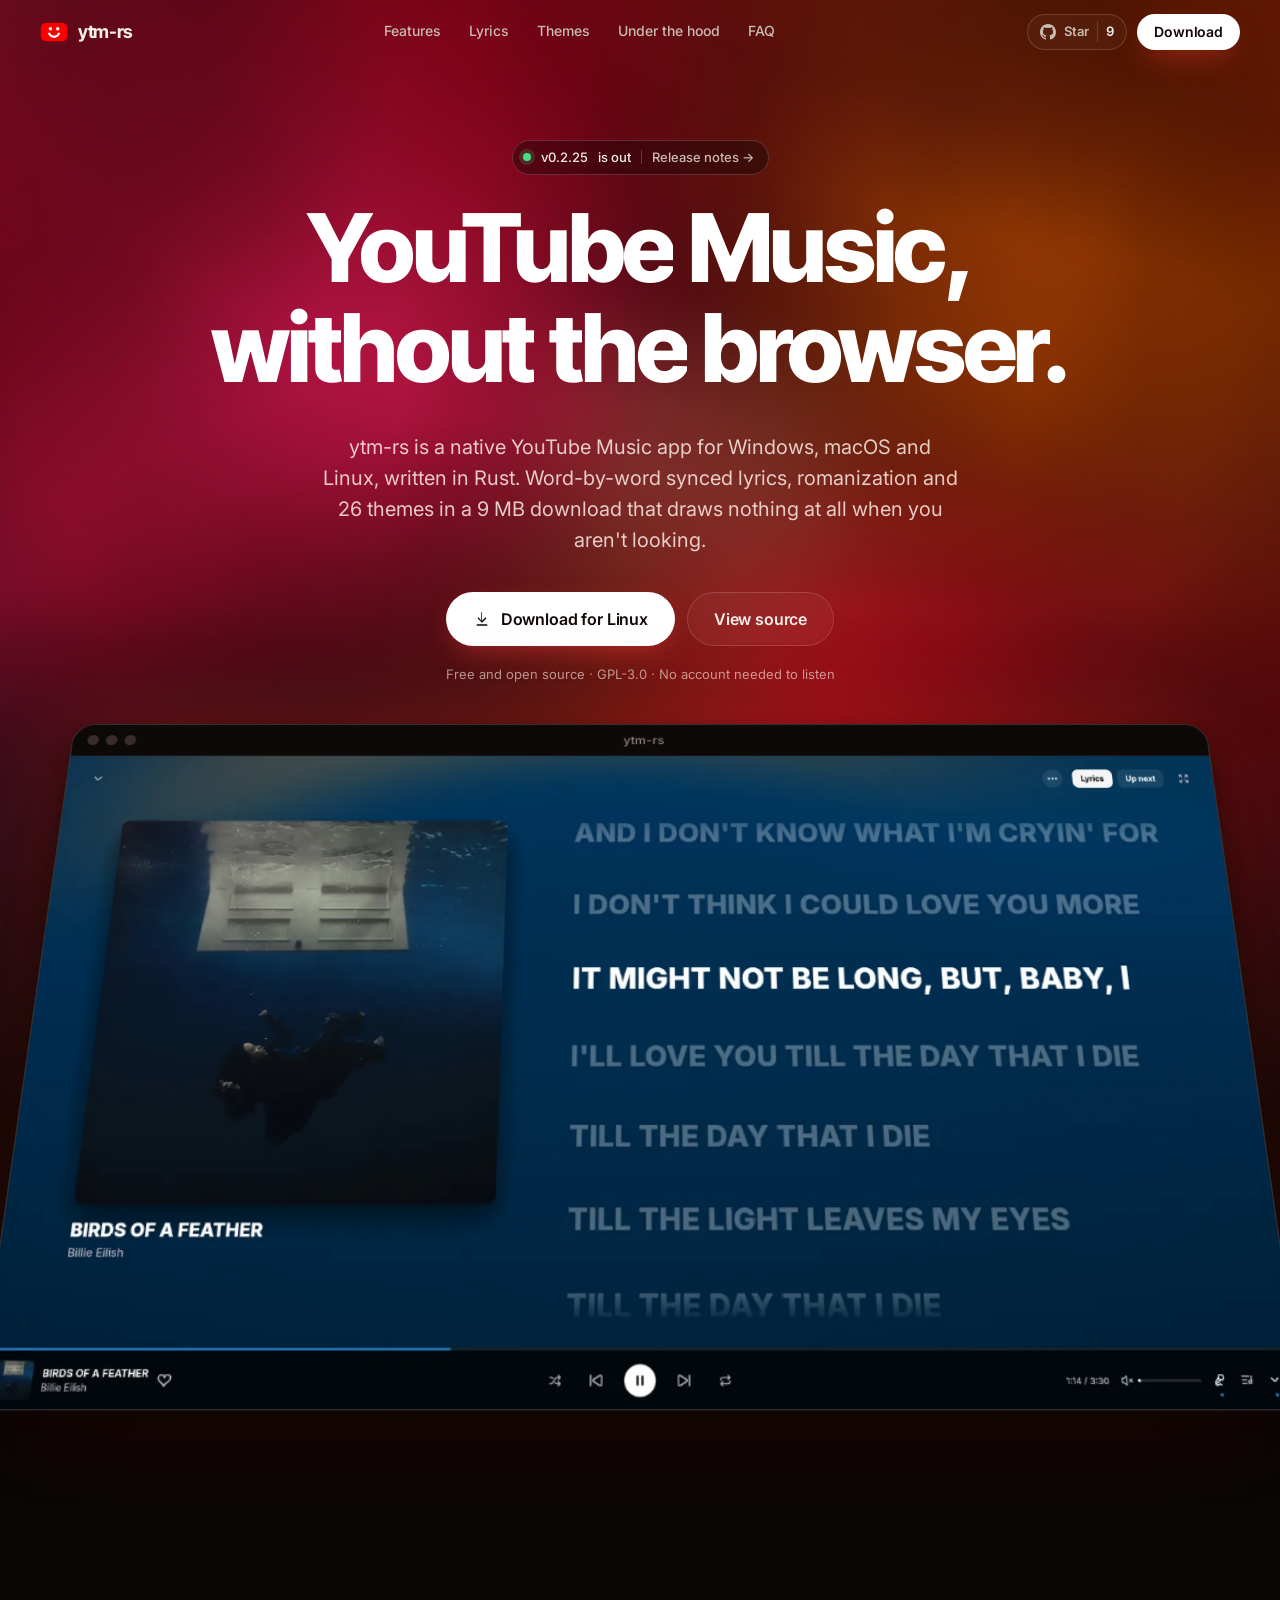
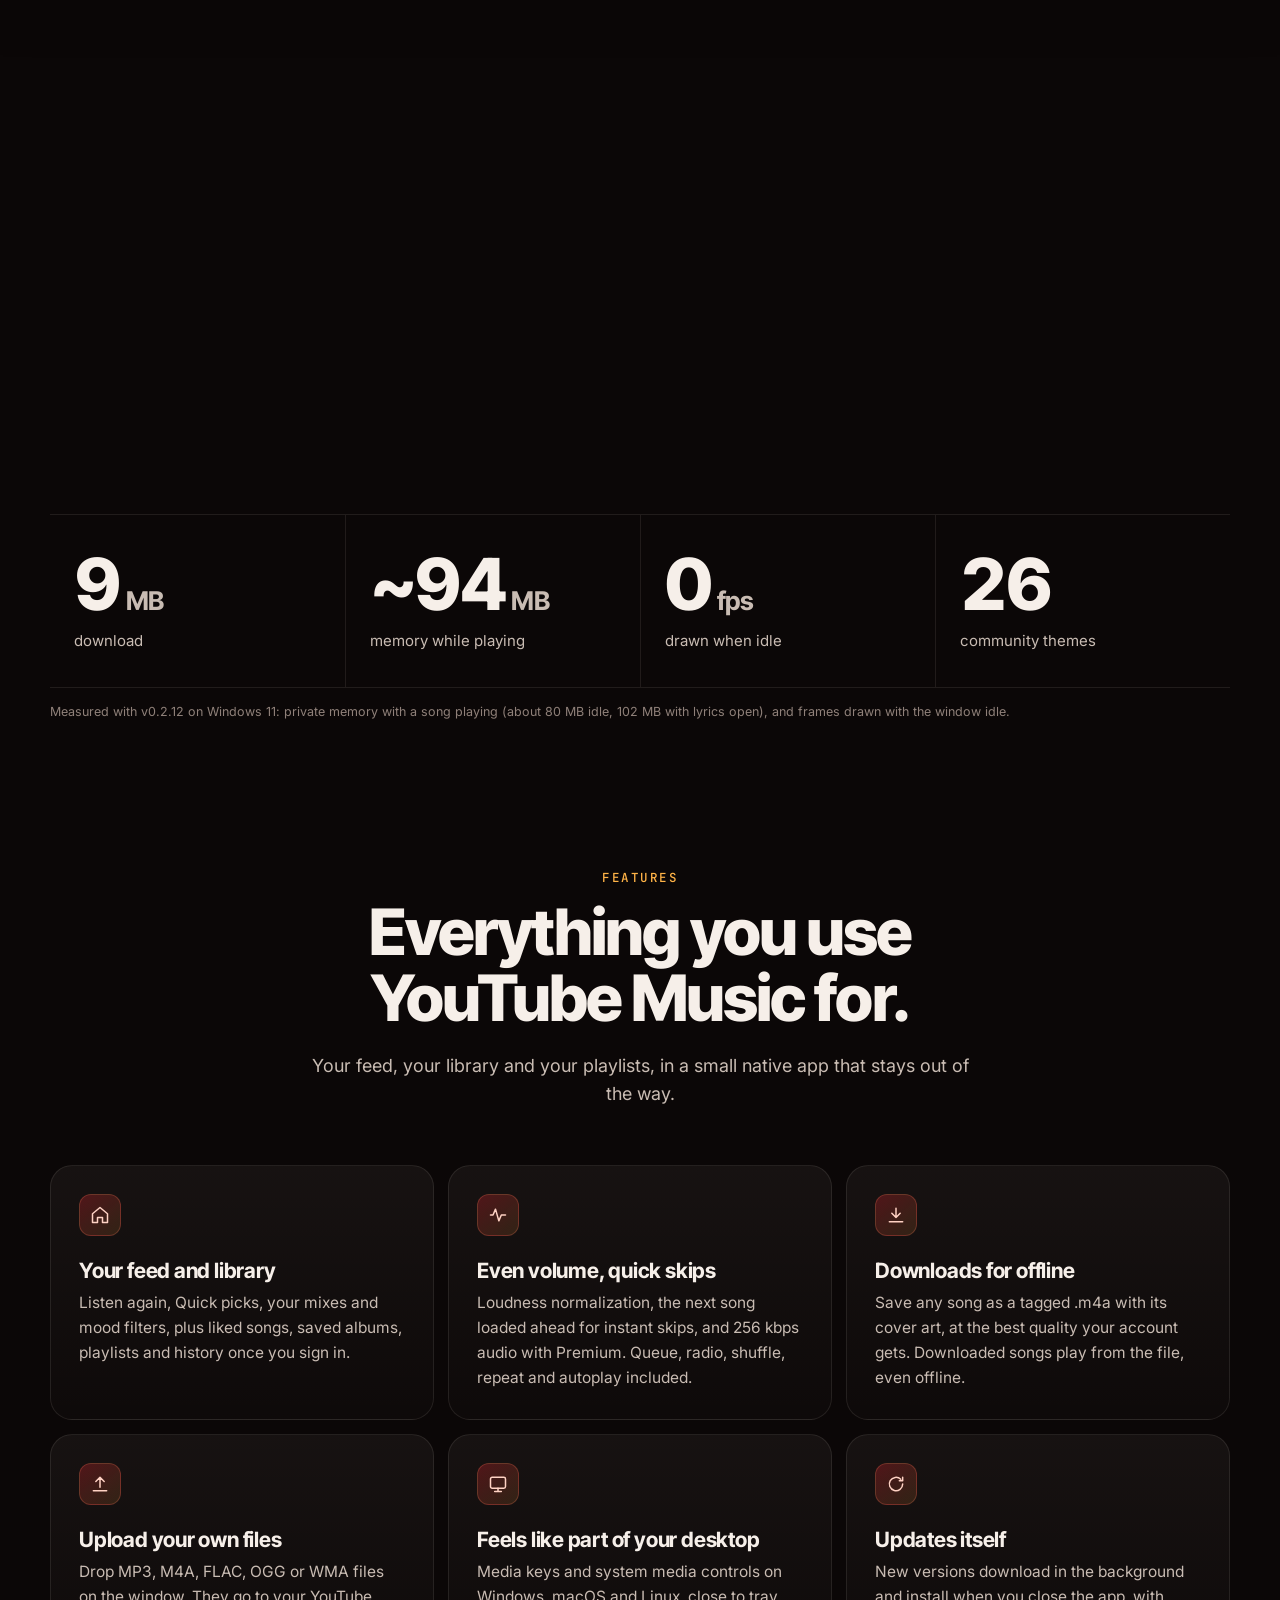
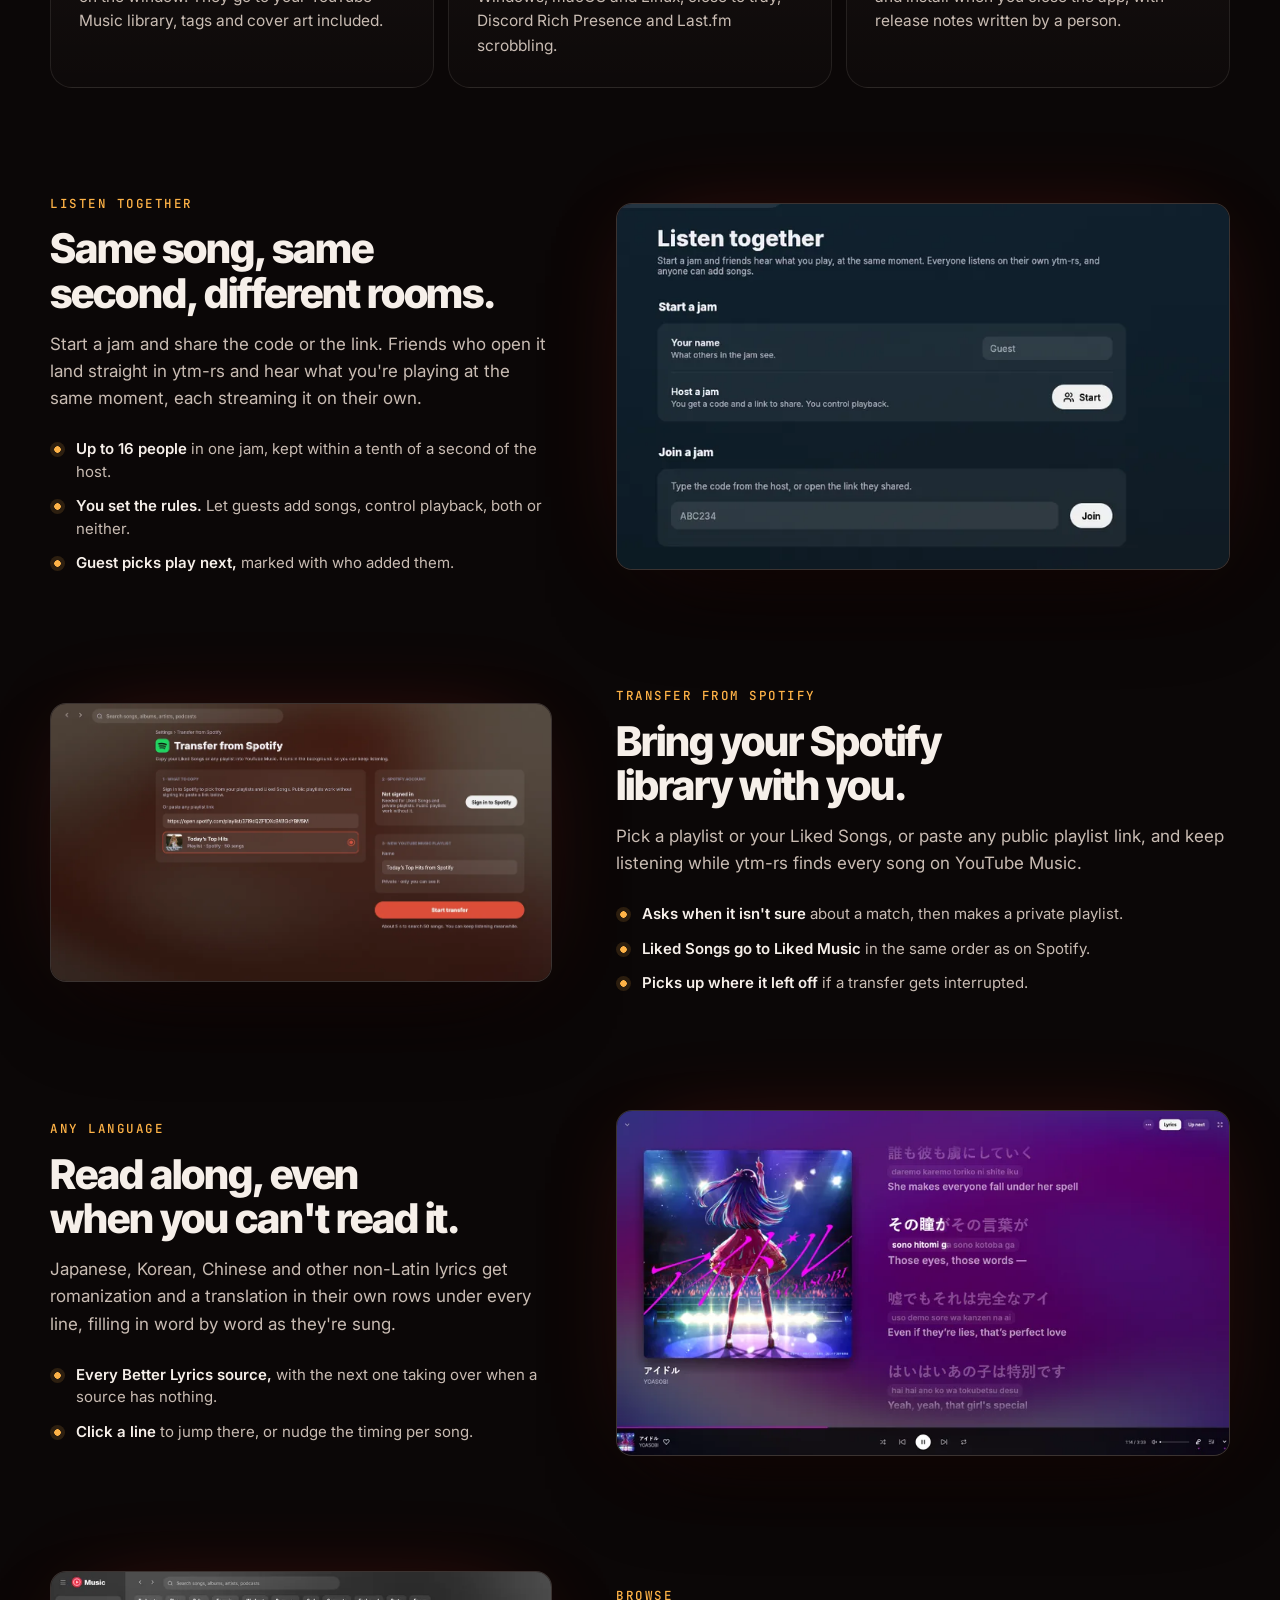
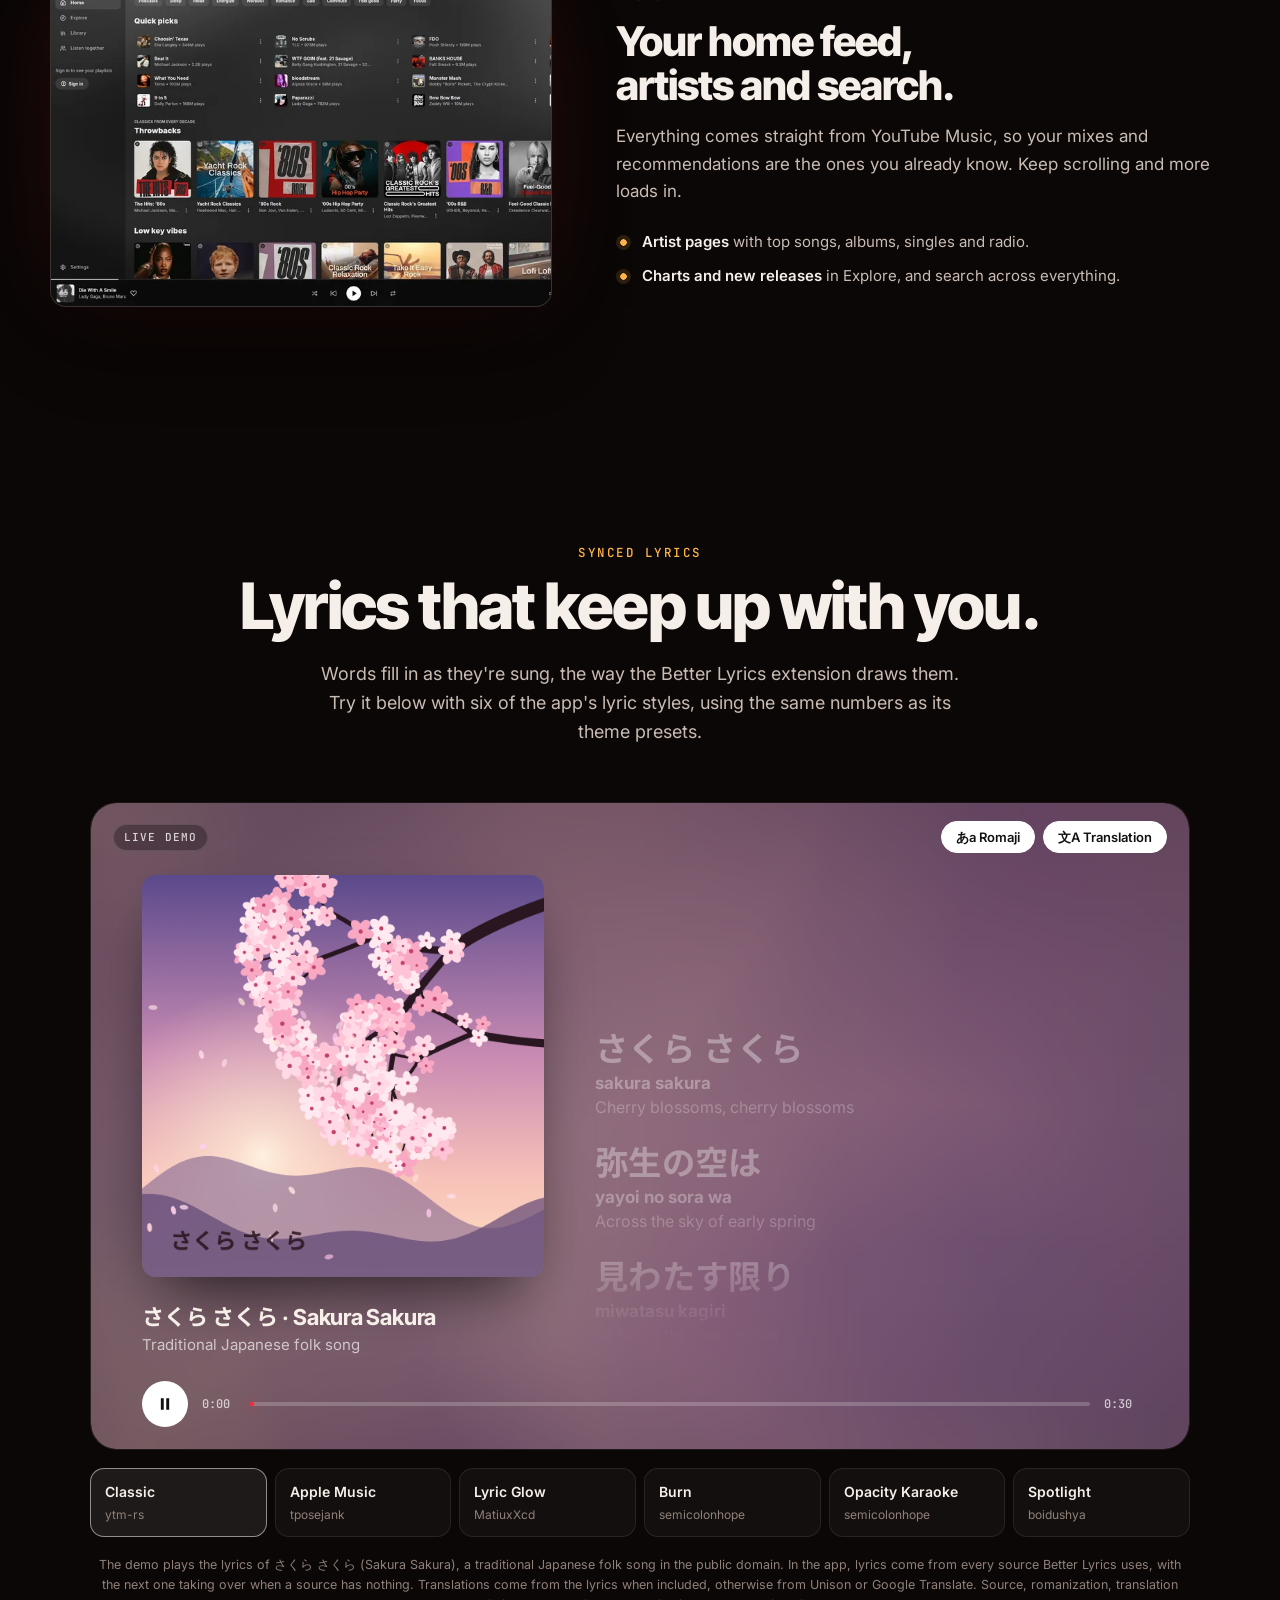
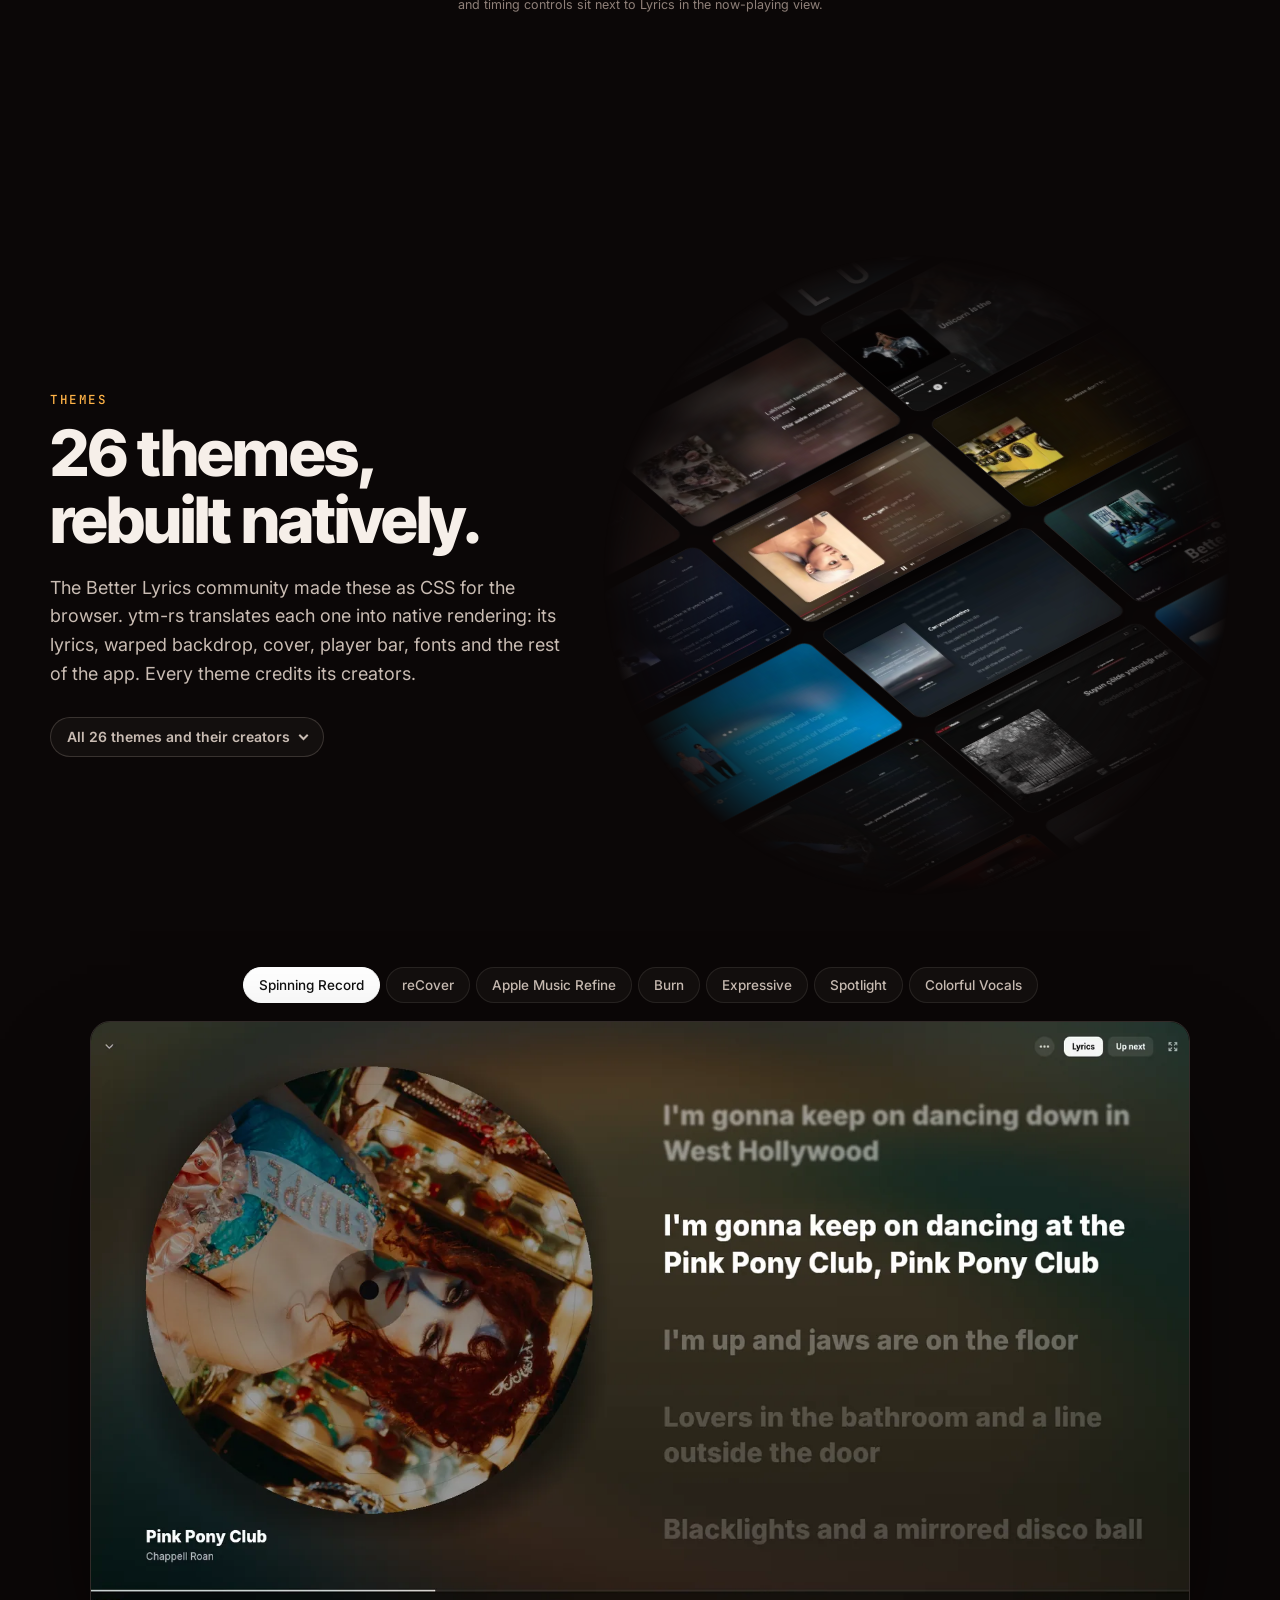
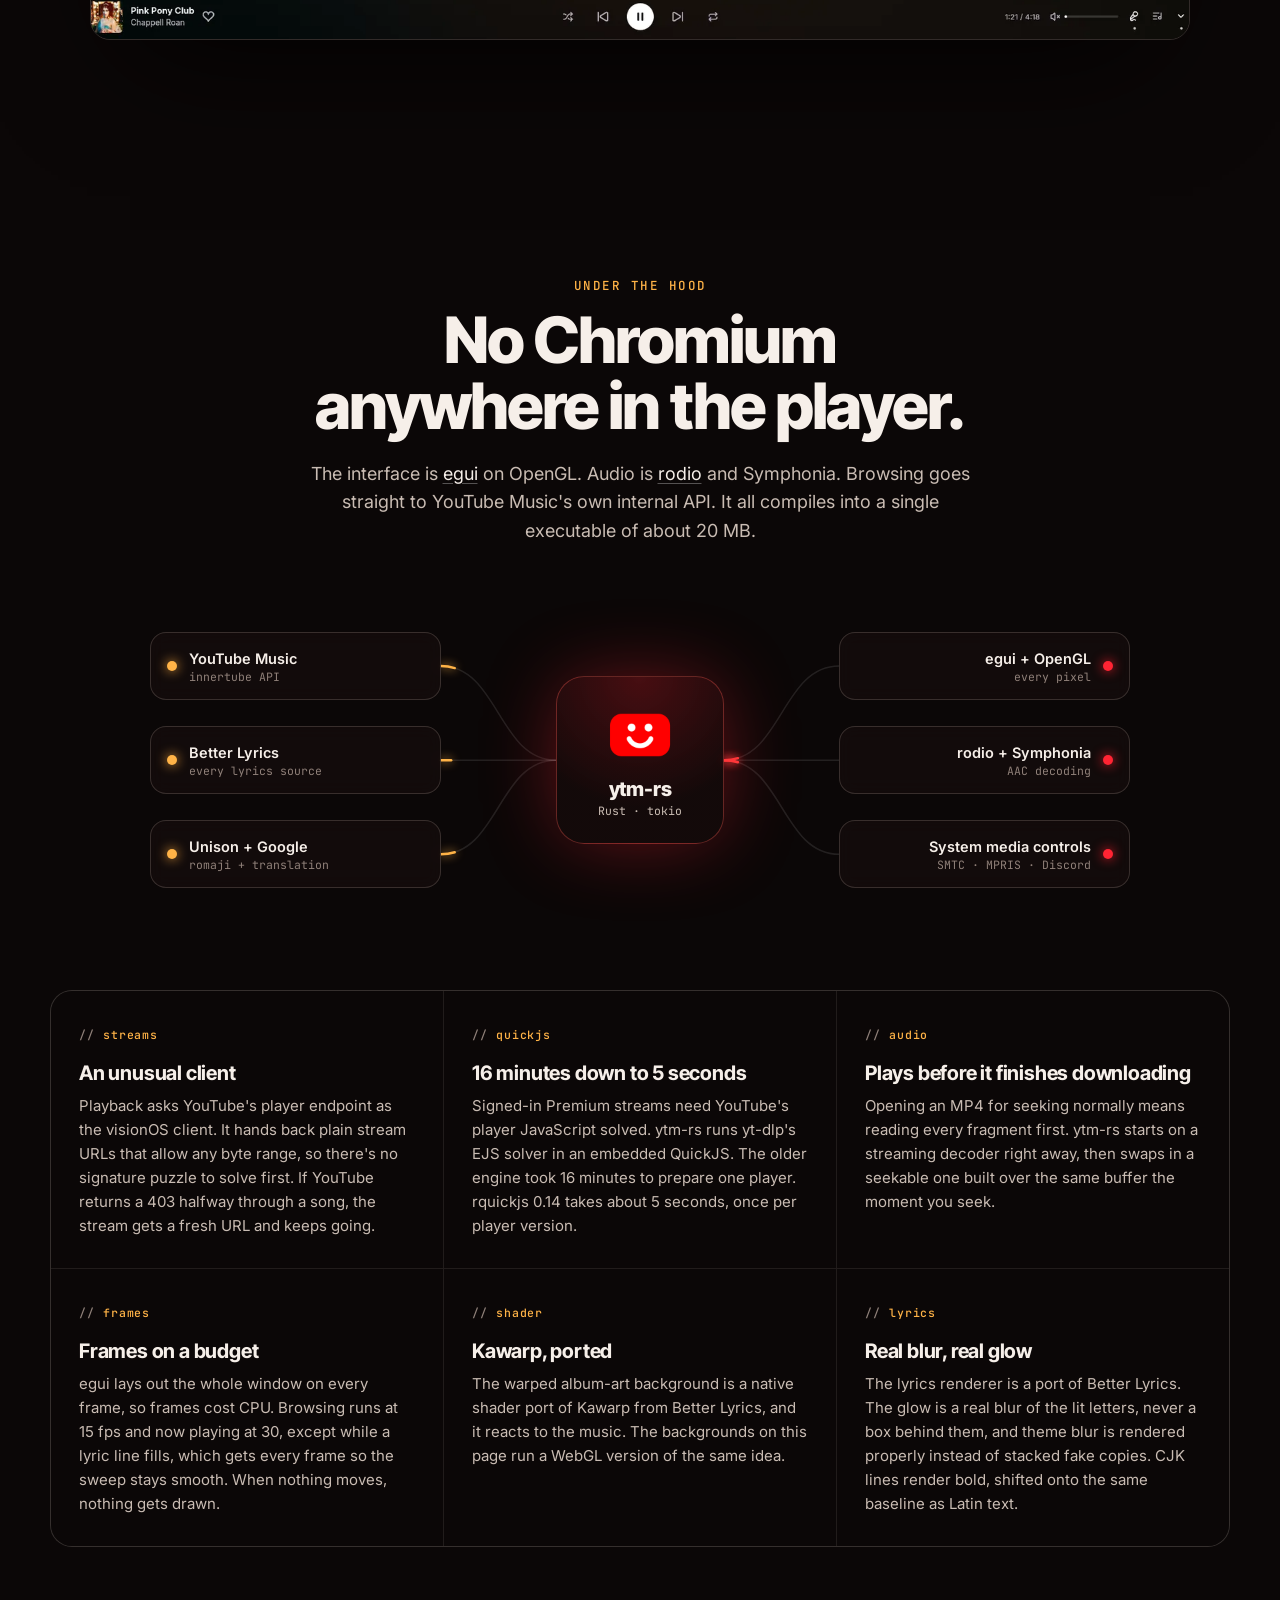
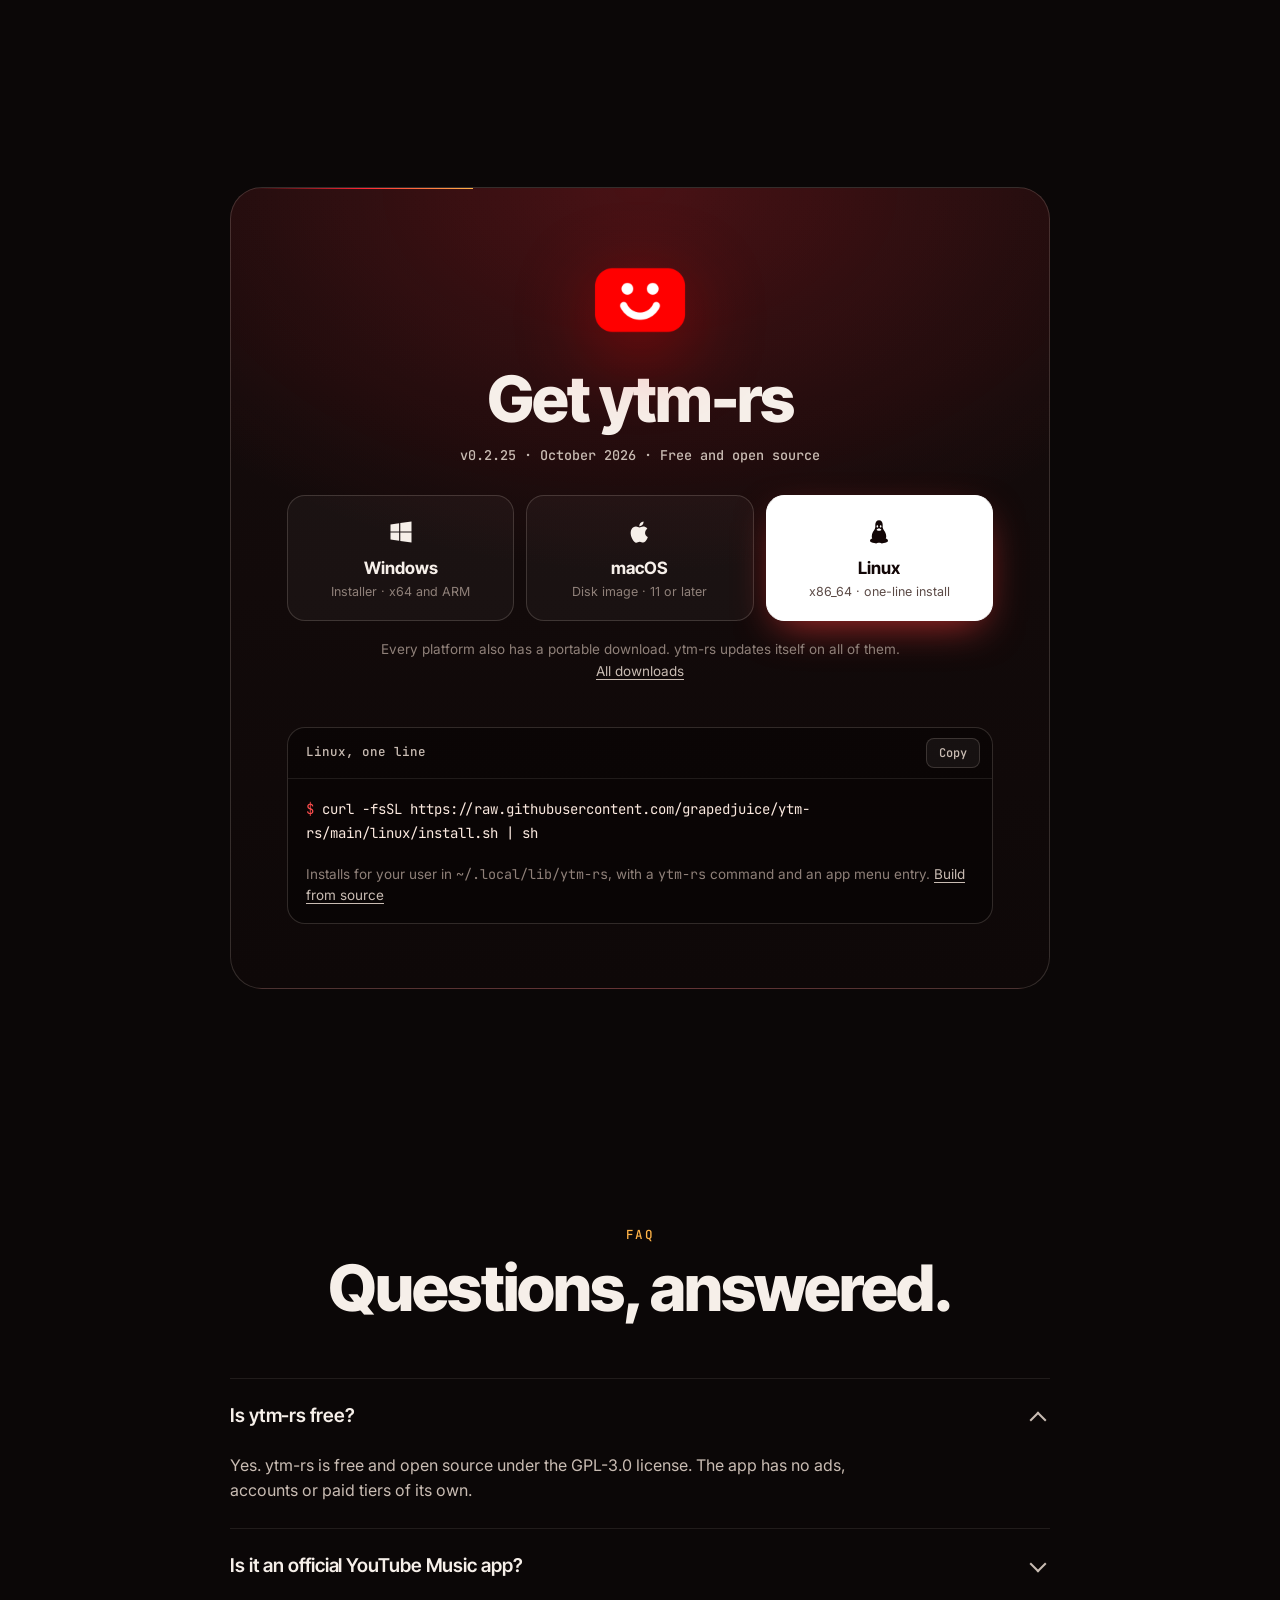
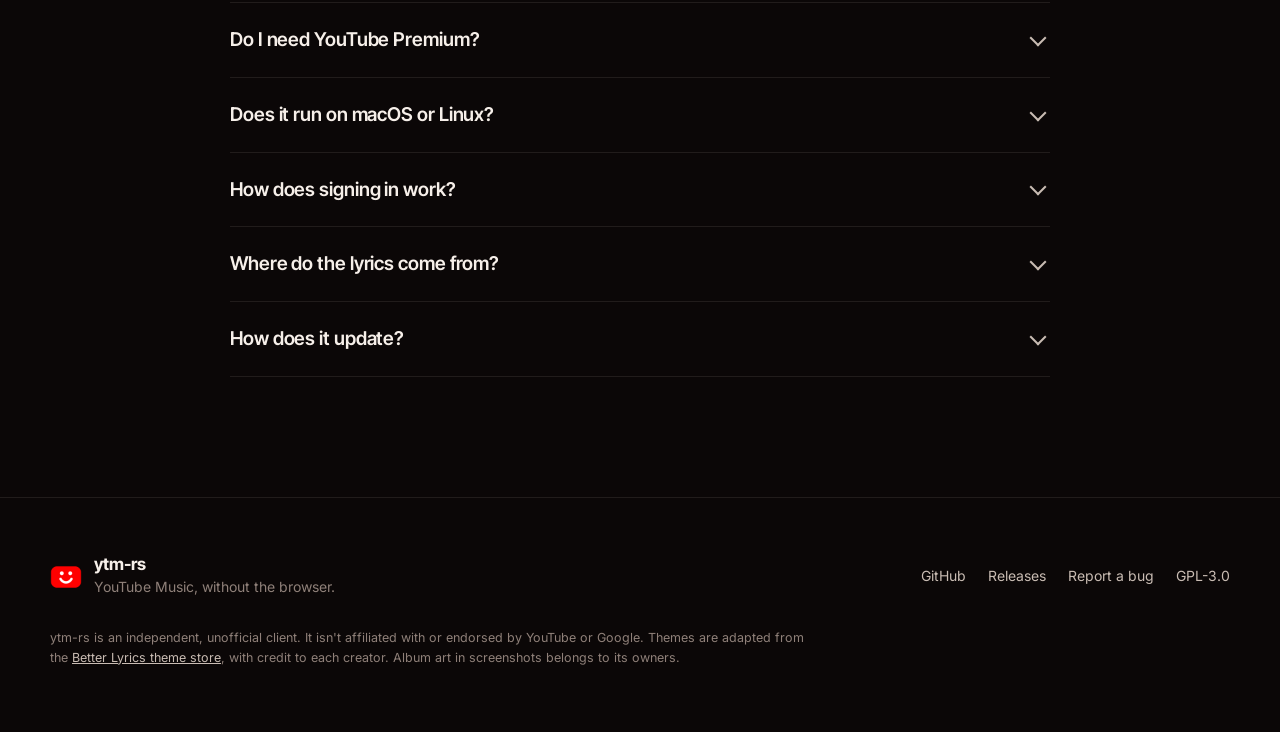
<file: site/index.html>
<!doctype html>
<html lang="en">
<head>
<meta charset="utf-8">
<meta name="viewport" content="width=device-width, initial-scale=1, viewport-fit=cover">
<title>ytm-rs: a fast, native YouTube Music desktop app for Windows, macOS and Linux</title>
<meta name="description" content="ytm-rs is a free, open-source YouTube Music desktop client written in Rust for Windows, macOS and Linux. A 9 MB download with word-by-word synced lyrics, romanization, 26 themes and no Electron.">
<meta name="keywords" content="YouTube Music desktop app, YouTube Music client, YouTube Music Windows, YouTube Music Mac, YouTube Music Linux, native YouTube Music player, Rust music player, egui, synced lyrics, romanized lyrics, Electron alternative, open source">
<link rel="canonical" href="https://grapedjuice.github.io/ytm-rs/">
<meta name="robots" content="index, follow, max-image-preview:large">
<meta name="author" content="grapedjuice">
<meta name="theme-color" content="#0b0707">
<meta name="color-scheme" content="dark">

<meta property="og:type" content="website">
<meta property="og:site_name" content="ytm-rs">
<meta property="og:title" content="ytm-rs: YouTube Music, without the browser">
<meta property="og:description" content="A native YouTube Music desktop app for Windows, macOS and Linux, written in Rust. Word-by-word synced lyrics with romanization, 26 themes, free and open source.">
<meta property="og:url" content="https://grapedjuice.github.io/ytm-rs/">
<meta property="og:image" content="https://grapedjuice.github.io/ytm-rs/og.png">
<meta property="og:image:width" content="1200">
<meta property="og:image:height" content="630">
<meta property="og:image:alt" content="ytm-rs, a native YouTube Music app, showing synced Japanese lyrics with romanization">
<meta name="twitter:card" content="summary_large_image">
<meta name="twitter:title" content="ytm-rs: YouTube Music, without the browser">
<meta name="twitter:description" content="A native YouTube Music desktop app for Windows, macOS and Linux, written in Rust. Word-by-word lyrics, 26 themes, open source.">
<meta name="twitter:image" content="https://grapedjuice.github.io/ytm-rs/og.png">

<link rel="icon" href="favicon.ico" sizes="any">
<link rel="icon" type="image/png" sizes="32x32" href="favicon-32.png">
<link rel="apple-touch-icon" href="apple-touch-icon.png">
<link rel="manifest" href="site.webmanifest">

<link rel="preconnect" href="https://fonts.googleapis.com">
<link rel="preconnect" href="https://fonts.gstatic.com" crossorigin>
<link rel="stylesheet" href="https://fonts.googleapis.com/css2?family=Inter+Tight:wght@600;700;800;900&family=Inter:wght@400;500;600;700&family=JetBrains+Mono:wght@400;500&display=swap">
<link rel="stylesheet" href="https://fonts.googleapis.com/css2?family=Noto+Sans+JP:wght@500;700&display=swap&text=%E3%81%82%E3%81%84%E3%81%8B%E3%81%8F%E3%81%95%E3%81%96%E3%81%99%E3%81%9A%E3%81%9E%E3%81%9F%E3%81%AB%E3%81%AE%E3%81%AF%E3%81%BF%E3%82%84%E3%82%86%E3%82%89%E3%82%8A%E3%82%8B%E3%82%8F%E3%82%93%E5%87%BA%E5%8C%82%E5%BC%A5%E6%96%87%E7%94%9F%E7%A9%BA%E8%A6%8B%E9%99%90%E9%9B%B2A">
<link rel="stylesheet" href="vendor/lenis.css?v=__V__">
<link rel="stylesheet" href="styles.css?v=__V__">
<link rel="preload" as="image" href="img/app/now-playing-1600.webp" imagesrcset="img/app/now-playing-800.webp 800w, img/app/now-playing-1600.webp 1600w" imagesizes="(max-width: 1100px) 100vw, 1100px">

<script type="application/ld+json">
{
  "@context": "https://schema.org",
  "@graph": [
    {
      "@type": "SoftwareApplication",
      "@id": "https://grapedjuice.github.io/ytm-rs/#app",
      "name": "ytm-rs",
      "alternateName": "ytm-rs YouTube Music client",
      "description": "A fast, lightweight, native YouTube Music desktop client written in Rust with egui and rodio. Word-by-word synced lyrics with romanization and translation, 26 themes, 256 kbps audio with Premium, uploads, listening together, Spotify playlist transfer, Discord Rich Presence and automatic updates.",
      "applicationCategory": "MultimediaApplication",
      "applicationSubCategory": "Music player",
      "operatingSystem": "Windows, macOS, Linux",
      "softwareVersion": "0.2.25",
      "url": "https://grapedjuice.github.io/ytm-rs/",
      "downloadUrl": "https://github.com/grapedjuice/ytm-rs/releases/latest",
      "installUrl": "https://github.com/grapedjuice/ytm-rs/releases/latest",
      "license": "https://www.gnu.org/licenses/gpl-3.0.html",
      "isAccessibleForFree": true,
      "image": "https://grapedjuice.github.io/ytm-rs/og.png",
      "screenshot": [
        "https://grapedjuice.github.io/ytm-rs/img/app/now-playing-1600.webp",
        "https://grapedjuice.github.io/ytm-rs/img/app/jp-1600.webp",
        "https://grapedjuice.github.io/ytm-rs/img/app/spinning-record-1600.webp"
      ],
      "offers": { "@type": "Offer", "price": "0", "priceCurrency": "USD" },
      "author": { "@type": "Person", "name": "grapedjuice", "url": "https://github.com/grapedjuice" },
      "sameAs": ["https://github.com/grapedjuice/ytm-rs"]
    },
    {
      "@type": "SoftwareSourceCode",
      "name": "ytm-rs",
      "codeRepository": "https://github.com/grapedjuice/ytm-rs",
      "programmingLanguage": "Rust",
      "license": "https://www.gnu.org/licenses/gpl-3.0.html",
      "targetProduct": { "@id": "https://grapedjuice.github.io/ytm-rs/#app" }
    },
    {
      "@type": "WebSite",
      "name": "ytm-rs",
      "url": "https://grapedjuice.github.io/ytm-rs/"
    },
    {
      "@type": "FAQPage",
      "mainEntity": [
        { "@type": "Question", "name": "Is ytm-rs free?", "acceptedAnswer": { "@type": "Answer", "text": "Yes. ytm-rs is free and open source under the GPL-3.0 license. There are no ads, accounts or paid tiers in the app itself." } },
        { "@type": "Question", "name": "Is ytm-rs an official YouTube Music app?", "acceptedAnswer": { "@type": "Answer", "text": "No. ytm-rs is an unofficial client built by an independent developer. It talks to the same services music.youtube.com uses, so changes on YouTube's side can occasionally affect playback, sign-in or lyrics." } },
        { "@type": "Question", "name": "Do I need YouTube Premium to use ytm-rs?", "acceptedAnswer": { "@type": "Answer", "text": "No. You can browse, search and play without signing in. Signing in unlocks your home feed, library, likes and history. If your account has Premium, Premium-only songs play natively and everything plays at 256 kbps." } },
        { "@type": "Question", "name": "Does ytm-rs run on macOS or Linux?", "acceptedAnswer": { "@type": "Answer", "text": "Yes. Every release has a Windows installer, a macOS disk image for Apple silicon and Intel (macOS 11 or later), and a Linux build with a one-line installer. Each platform also has a portable download." } },
        { "@type": "Question", "name": "Where do the synced lyrics come from?", "acceptedAnswer": { "@type": "Answer", "text": "Synced lyrics come from every source the Better Lyrics extension uses, including Better Lyrics, Unison, Musixmatch and LRCLib. If one has nothing for a song, the next takes over. Romanization and translations for Japanese, Korean, Chinese and other non-Latin lyrics come from the lyrics when they include them, otherwise from Unison or Google Translate." } },
        { "@type": "Question", "name": "How does ytm-rs update?", "acceptedAnswer": { "@type": "Answer", "text": "The installed app checks GitHub for new releases, downloads them in the background and installs when you close it. You can also restart to update right away, or turn updates off in Settings." } }
      ]
    }
  ]
}
</script>
</head>
<body>
<a class="skip" href="#main">Skip to content</a>

<header class="nav" id="nav">
  <a class="nav__brand" href="#top" aria-label="ytm-rs home">
    <img src="icon-192.png" alt="" width="28" height="28">
    <span>ytm-rs</span>
  </a>
  <nav class="nav__links" aria-label="Sections">
    <a href="#features">Features</a>
    <a href="#lyrics">Lyrics</a>
    <a href="#themes">Themes</a>
    <a href="#engine">Under the hood</a>
    <a href="#faq">FAQ</a>
  </nav>
  <div class="nav__actions">
    <a class="gh-pill" href="https://github.com/grapedjuice/ytm-rs" rel="noopener" aria-label="ytm-rs on GitHub">
      <svg viewBox="0 0 16 16" width="16" height="16" aria-hidden="true"><path fill="currentColor" d="M8 0C3.58 0 0 3.58 0 8c0 3.54 2.29 6.53 5.47 7.59.4.07.55-.17.55-.38 0-.19-.01-.82-.01-1.49-2.01.37-2.53-.49-2.69-.94-.09-.23-.48-.94-.82-1.13-.28-.15-.68-.52-.01-.53.63-.01 1.08.58 1.23.82.72 1.21 1.87.87 2.33.66.07-.52.28-.87.51-1.07-1.78-.2-3.64-.89-3.64-3.95 0-.87.31-1.59.82-2.15-.08-.2-.36-1.02.08-2.12 0 0 .67-.21 2.2.82.64-.18 1.32-.27 2-.27.68 0 1.36.09 2 .27 1.53-1.04 2.2-.82 2.2-.82.44 1.1.16 1.92.08 2.12.51.56.82 1.27.82 2.15 0 3.07-1.87 3.75-3.65 3.95.29.25.54.73.54 1.48 0 1.07-.01 1.93-.01 2.2 0 .21.15.46.55.38A8.013 8.013 0 0016 8c0-4.42-3.58-8-8-8z"/></svg>
      <span class="gh-pill__label">Star</span>
      <span class="gh-pill__count" data-stars>9</span>
    </a>
    <a class="btn btn--sm btn--primary" href="#download">Download</a>
  </div>
</header>

<main id="main">

<!-- ============ HERO ============ -->
<section class="hero" id="top" aria-labelledby="hero-title">
  <canvas class="hero__bg" data-warp="hero" aria-hidden="true"></canvas>
  <div class="hero__grain" aria-hidden="true"></div>
  <div class="hero__inner">
    <a class="chip" href="https://github.com/grapedjuice/ytm-rs/releases/latest" rel="noopener">
      <span class="chip__dot"></span>
      <span data-version>v0.2.25</span> is out
      <span class="chip__sep"></span>
      <span class="chip__more">Release notes →</span>
    </a>
    <h1 class="hero__title karaoke" id="hero-title">
      <span class="kline"><span class="kw">YouTube</span> <span class="kw">Music,</span></span>
      <span class="kline"><span class="kw">without</span> <span class="kw">the</span> <span class="kw">browser.</span></span>
    </h1>
    <p class="hero__sub">
      ytm-rs is a native YouTube Music app for Windows, macOS and Linux, written in Rust. Word-by-word synced lyrics, romanization and 26 themes in a 9&nbsp;MB download that draws nothing at all when you aren't looking.
    </p>
    <div class="hero__cta">
      <a class="btn btn--primary btn--lg" href="#download" data-dl>
        <svg viewBox="0 0 24 24" width="18" height="18" aria-hidden="true"><path fill="currentColor" d="M12 3v11.17l4.59-4.58L18 11l-6 6-6-6 1.41-1.41L11 14.17V3zM5 19h14v2H5z"/></svg>
        <span data-os-label>Download</span>
      </a>
      <a class="btn btn--ghost btn--lg" href="https://github.com/grapedjuice/ytm-rs" rel="noopener">View source</a>
    </div>
    <p class="hero__meta">Free and open source · GPL-3.0 · No account needed to listen</p>
  </div>

  <div class="scrollframe" data-scrollframe>
    <div class="scrollframe__stage">
      <figure class="device" data-device>
        <div class="device__bar" aria-hidden="true"><i></i><i></i><i></i><span>ytm-rs</span></div>
        <img src="img/app/now-playing-1600.webp" srcset="img/app/now-playing-800.webp 800w, img/app/now-playing-1600.webp 1600w" sizes="(max-width: 1100px) 100vw, 1100px" width="1600" height="881" alt="ytm-rs now playing BIRDS OF A FEATHER by Billie Eilish, with word-by-word synced lyrics over an animated album-art background" fetchpriority="high">
      </figure>
    </div>
  </div>
</section>

<!-- ============ STATS ============ -->
<section class="stats" aria-label="By the numbers">
  <div class="stats__grid">
    <div class="stat"><span class="stat__num"><b data-tick="9">0</b><small>MB</small></span><span class="stat__label">download</span></div>
    <div class="stat"><span class="stat__num"><b data-tick="94" data-prefix="~">0</b><small>MB</small></span><span class="stat__label">memory while playing</span></div>
    <div class="stat"><span class="stat__num"><b data-tick="0">0</b><small>fps</small></span><span class="stat__label">drawn when idle</span></div>
    <div class="stat"><span class="stat__num"><b data-tick="26">0</b></span><span class="stat__label">community themes</span></div>
  </div>
  <p class="stats__note">Measured with v0.2.12 on Windows 11: private memory with a song playing (about 80&nbsp;MB idle, 102&nbsp;MB with lyrics open), and frames drawn with the window idle.</p>
</section>

<!-- ============ FEATURES ============ -->
<section class="section" id="features" aria-labelledby="features-title">
  <div class="section__head">
    <p class="eyebrow">Features</p>
    <h2 id="features-title">Everything you use YouTube Music for.</h2>
    <p class="lede">Your feed, your library and your playlists, in a small native app that stays out of the way.</p>
  </div>

  <div class="bento">
    <article class="card" data-glow>
      <span class="card__icon" aria-hidden="true"><svg viewBox="0 0 24 24"><path d="M3 10.5 12 3l9 7.5V21h-6v-6H9v6H3z"/></svg></span>
      <h3>Your feed and library</h3>
      <p>Listen again, Quick picks, your mixes and mood filters, plus liked songs, saved albums, playlists and history once you sign in.</p>
    </article>
    <article class="card" data-glow>
      <span class="card__icon" aria-hidden="true"><svg viewBox="0 0 24 24"><path d="M3 12h3l3-7 4 14 3-7h5"/></svg></span>
      <h3>Even volume, quick skips</h3>
      <p>Loudness normalization, the next song loaded ahead for instant skips, and 256 kbps audio with Premium. Queue, radio, shuffle, repeat and autoplay included.</p>
    </article>
    <article class="card" data-glow>
      <span class="card__icon" aria-hidden="true"><svg viewBox="0 0 24 24"><path d="M12 4v11m0 0-5-5m5 5 5-5M4 20h16"/></svg></span>
      <h3>Downloads for offline</h3>
      <p>Save any song as a tagged .m4a with its cover art, at the best quality your account gets. Downloaded songs play from the file, even offline.</p>
    </article>
    <article class="card" data-glow>
      <span class="card__icon" aria-hidden="true"><svg viewBox="0 0 24 24"><path d="M12 16V4m0 0-5 5m5-5 5 5M4 20h16"/></svg></span>
      <h3>Upload your own files</h3>
      <p>Drop MP3, M4A, FLAC, OGG or WMA files on the window. They go to your YouTube Music library, tags and cover art included.</p>
    </article>
    <article class="card" data-glow>
      <span class="card__icon" aria-hidden="true"><svg viewBox="0 0 24 24"><rect x="3" y="4" width="18" height="13" rx="2"/><path d="M8 21h8M12 17v4"/></svg></span>
      <h3>Feels like part of your desktop</h3>
      <p>Media keys and system media controls on Windows, macOS and Linux, close to tray, Discord Rich Presence and Last.fm scrobbling.</p>
    </article>
    <article class="card" data-glow>
      <span class="card__icon" aria-hidden="true"><svg viewBox="0 0 24 24"><path d="M20 12a8 8 0 1 1-2.34-5.66M20 4v4h-4"/></svg></span>
      <h3>Updates itself</h3>
      <p>New versions download in the background and install when you close the app, with release notes written by a person.</p>
    </article>
  </div>

  <div class="rows">
    <article class="row">
      <div class="row__copy">
        <p class="eyebrow">Listen together</p>
        <h3>Same song, same second, different rooms.</h3>
        <p>Start a jam and share the code or the link. Friends who open it land straight in ytm-rs and hear what you're playing at the same moment, each streaming it on their own.</p>
        <ul class="feat__list">
          <li><b>Up to 16 people</b> in one jam, kept within a tenth of a second of the host.</li>
          <li><b>You set the rules.</b> Let guests add songs, control playback, both or neither.</li>
          <li><b>Guest picks play next,</b> marked with who added them.</li>
        </ul>
      </div>
      <figure class="row__shot">
        <img src="img/app/jam-770.webp" srcset="img/app/jam-385.webp 385w, img/app/jam-770.webp 770w" sizes="(max-width: 900px) 92vw, 620px" width="770" height="459" loading="lazy" alt="The Listen together page in ytm-rs: host a jam with your name, or join one with a code">
      </figure>
    </article>

    <article class="row row--flip">
      <div class="row__copy">
        <p class="eyebrow">Transfer from Spotify</p>
        <h3>Bring your Spotify library with you.</h3>
        <p>Pick a playlist or your Liked Songs, or paste any public playlist link, and keep listening while ytm-rs finds every song on YouTube Music.</p>
        <ul class="feat__list">
          <li><b>Asks when it isn't sure</b> about a match, then makes a private playlist.</li>
          <li><b>Liked Songs go to Liked Music</b> in the same order as on Spotify.</li>
          <li><b>Picks up where it left off</b> if a transfer gets interrupted.</li>
        </ul>
      </div>
      <figure class="row__shot">
        <img src="img/app/transfer-1105.webp" srcset="img/app/transfer-553.webp 553w, img/app/transfer-1105.webp 1105w" sizes="(max-width: 900px) 92vw, 620px" width="1105" height="612" loading="lazy" alt="The Transfer from Spotify page in ytm-rs with a public playlist link pasted in, Today&apos;s Top Hits picked, and the new YouTube Music playlist named after it">
      </figure>
    </article>

    <article class="row">
      <div class="row__copy">
        <p class="eyebrow">Any language</p>
        <h3>Read along, even when you can't read it.</h3>
        <p>Japanese, Korean, Chinese and other non-Latin lyrics get romanization and a translation in their own rows under every line, filling in word by word as they're sung.</p>
        <ul class="feat__list">
          <li><b>Every Better Lyrics source,</b> with the next one taking over when a source has nothing.</li>
          <li><b>Click a line</b> to jump there, or nudge the timing per song.</li>
        </ul>
      </div>
      <figure class="row__shot">
        <img src="img/app/jp-1600.webp" srcset="img/app/jp-800.webp 800w, img/app/jp-1600.webp 1600w" sizes="(max-width: 900px) 92vw, 620px" width="1600" height="900" loading="lazy" alt="Now playing アイドル (Idol) by YOASOBI, with Japanese lyrics filling word by word, romaji in a pill and an English translation under each line">
      </figure>
    </article>

    <article class="row row--flip">
      <div class="row__copy">
        <p class="eyebrow">Browse</p>
        <h3>Your home feed, artists and search.</h3>
        <p>Everything comes straight from YouTube Music, so your mixes and recommendations are the ones you already know. Keep scrolling and more loads in.</p>
        <ul class="feat__list">
          <li><b>Artist pages</b> with top songs, albums, singles and radio.</li>
          <li><b>Charts and new releases</b> in Explore, and search across everything.</li>
        </ul>
      </div>
      <figure class="row__shot">
        <img src="img/app/home-tall-1440.webp" srcset="img/app/home-tall-720.webp 720w, img/app/home-tall-1440.webp 1440w" sizes="(max-width: 900px) 92vw, 620px" width="1440" height="960" loading="lazy" alt="ytm-rs home page with mood filters, Quick picks and throwback mixes">
      </figure>
    </article>
  </div>
</section>

<!-- ============ LYRICS DEMO ============ -->
<section class="section lyrics" id="lyrics" aria-labelledby="lyrics-title">
  <div class="section__head">
    <p class="eyebrow">Synced lyrics</p>
    <h2 id="lyrics-title">Lyrics that keep up with you.</h2>
    <p class="lede">Words fill in as they're sung, the way the Better Lyrics extension draws them. Try it below with six of the app's lyric styles, using the same numbers as its theme presets.</p>
  </div>

  <div class="player" data-player data-theme="classic">
    <canvas class="player__bg" data-warp="player" aria-hidden="true"></canvas>
    <div class="player__scrim" aria-hidden="true"></div>
    <div class="player__top">
      <span class="player__badge">Live demo</span>
      <div class="player__toggles">
        <button class="pill" type="button" data-toggle="romaji" aria-pressed="true">あa Romaji</button>
        <button class="pill" type="button" data-toggle="trans" aria-pressed="true">文A Translation</button>
      </div>
    </div>
    <div class="player__body">
      <div class="player__art">
        <canvas class="player__cover" data-cover width="512" height="512" role="img" aria-label="Cherry blossom artwork for Sakura Sakura"></canvas>
        <div class="player__meta">
          <strong lang="ja">さくら さくら <span lang="en">· Sakura Sakura</span></strong>
          <span>Traditional Japanese folk song</span>
        </div>
      </div>
      <div class="player__lyrics" data-lyrics aria-live="off">
        <div class="lyr__track" data-track></div>
      </div>
    </div>
    <div class="player__bar">
      <button class="playbtn" type="button" data-play aria-label="Pause">
        <svg class="i-pause" viewBox="0 0 24 24" width="20" height="20" aria-hidden="true"><path fill="currentColor" d="M7 5h3.5v14H7zM13.5 5H17v14h-3.5z"/></svg>
        <svg class="i-play" viewBox="0 0 24 24" width="20" height="20" aria-hidden="true"><path fill="currentColor" d="M8 5.5v13l11-6.5z"/></svg>
      </button>
      <span class="player__time" data-time>0:00</span>
      <div class="player__progress" data-progress role="slider" aria-label="Seek" aria-valuemin="0" aria-valuemax="100" aria-valuenow="0" tabindex="0"><i data-fill></i></div>
      <span class="player__time" data-dur>0:30</span>
    </div>
  </div>

  <div class="themepick" role="radiogroup" aria-label="Lyric style">
    <button type="button" role="radio" aria-checked="true" data-style="classic"><b>Classic</b><span>ytm-rs</span></button>
    <button type="button" role="radio" aria-checked="false" data-style="apple"><b>Apple Music</b><span>tposejank</span></button>
    <button type="button" role="radio" aria-checked="false" data-style="glow"><b>Lyric Glow</b><span>MatiuxXcd</span></button>
    <button type="button" role="radio" aria-checked="false" data-style="burn"><b>Burn</b><span>semicolonhope</span></button>
    <button type="button" role="radio" aria-checked="false" data-style="karaoke"><b>Opacity Karaoke</b><span>semicolonhope</span></button>
    <button type="button" role="radio" aria-checked="false" data-style="spotlight"><b>Spotlight</b><span>boidushya</span></button>
  </div>
  <p class="fineprint">The demo plays the lyrics of さくら さくら (Sakura Sakura), a traditional Japanese folk song in the public domain. In the app, lyrics come from every source Better Lyrics uses, with the next one taking over when a source has nothing. Translations come from the lyrics when included, otherwise from Unison or Google Translate. Source, romanization, translation and timing controls sit next to Lyrics in the now-playing view.</p>
</section>

<!-- ============ THEMES ============ -->
<section class="section themes" id="themes" aria-labelledby="themes-title">
  <div class="themes__split">
    <div class="themes__copy">
      <p class="eyebrow">Themes</p>
      <h2 id="themes-title">26 themes, rebuilt natively.</h2>
      <p class="lede">The Better Lyrics community made these as CSS for the browser. ytm-rs translates each one into native rendering: its lyrics, warped backdrop, cover, player bar, fonts and the rest of the app. Every theme credits its creators.</p>
      <details class="themes__all">
      <summary>All 26 themes and their creators</summary>
      <ul class="themes__names" aria-label="Included themes">
        <li><b>Apple Music</b><span>tposejank</span></li>
        <li><b>Apple Music Refine</b><span>ankit008-mishra</span></li>
        <li><b>AppleTify</b><span>a-dogann</span></li>
        <li><b>Better-YTM</b><span>WolftheE</span></li>
        <li><b>Burn</b><span>semicolonhope</span></li>
        <li><b>Clarity</b><span>Al Farrizi</span></li>
        <li><b>Colorful Vocals</b><span>adaliea</span></li>
        <li><b>Darky</b><span>ankit008-mishra</span></li>
        <li><b>Dynamic Background</b><span>chengggit</span></li>
        <li><b>EqualTweaks</b><span>thejosuep</span></li>
        <li><b>Even Better Lyrics Plus</b><span>boidushya, noah</span></li>
        <li><b>Expressive</b><span>decipher3114</span></li>
        <li><b>Glassy Blur</b><span>ankit008-mishra</span></li>
        <li><b>Lucid</b><span>drago-oo</span></li>
        <li><b>Lyric Glow</b><span>MatiuxXcd</span></li>
        <li><b>Minimal</b><span>semicolonhope</span></li>
        <li><b>Minimalism Music</b><span>notacoderlols</span></li>
        <li><b>ModernPlayer</b><span>snw-mint</span></li>
        <li><b>Opacity Based Karaoke</b><span>semicolonhope</span></li>
        <li><b>reCover</b><span>mukeenanyafiq</span></li>
        <li><b>Spicy for YouTube Music</b><span>olafix52</span></li>
        <li><b>Spinning Record</b><span>Xtremerspro</span></li>
        <li><b>Spotifont</b><span>mukeenanyafiq</span></li>
        <li><b>Spotlight</b><span>boidushya</span></li>
        <li><b>Sustain</b><span>boidushya</span></li>
        <li><b>YouTube TV</b><span>mukeenanyafiq</span></li>
      </ul>
      </details>
    </div>
    <div class="marquee3d" aria-hidden="true">
      <div class="marquee3d__plane">
        <div class="marquee3d__col" style="--dur:46s">
          <img src="img/themes/apple-music.webp" alt="" width="480" height="300" decoding="async">
          <img src="img/themes/clarity-theme.webp" alt="" width="480" height="300" decoding="async">
          <img src="img/themes/eblp.webp" alt="" width="480" height="300" decoding="async">
          <img src="img/themes/minimal.webp" alt="" width="480" height="300" decoding="async">
          <img src="img/themes/spicy-for-ytm.webp" alt="" width="480" height="300" decoding="async">
          <img src="img/themes/youtube-tv-theme.webp" alt="" width="480" height="300" decoding="async">
          <img src="img/themes/apple-music.webp" alt="" width="480" height="300" decoding="async">
          <img src="img/themes/clarity-theme.webp" alt="" width="480" height="300" decoding="async">
          <img src="img/themes/eblp.webp" alt="" width="480" height="300" decoding="async">
          <img src="img/themes/minimal.webp" alt="" width="480" height="300" decoding="async">
          <img src="img/themes/spicy-for-ytm.webp" alt="" width="480" height="300" decoding="async">
          <img src="img/themes/youtube-tv-theme.webp" alt="" width="480" height="300" decoding="async">
          <img src="img/themes/apple-music.webp" alt="" width="480" height="300" decoding="async">
          <img src="img/themes/clarity-theme.webp" alt="" width="480" height="300" decoding="async">
          <img src="img/themes/eblp.webp" alt="" width="480" height="300" decoding="async">
          <img src="img/themes/minimal.webp" alt="" width="480" height="300" decoding="async">
          <img src="img/themes/spicy-for-ytm.webp" alt="" width="480" height="300" decoding="async">
          <img src="img/themes/youtube-tv-theme.webp" alt="" width="480" height="300" decoding="async">
          <img src="img/themes/apple-music.webp" alt="" width="480" height="300" decoding="async">
          <img src="img/themes/clarity-theme.webp" alt="" width="480" height="300" decoding="async">
          <img src="img/themes/eblp.webp" alt="" width="480" height="300" decoding="async">
          <img src="img/themes/minimal.webp" alt="" width="480" height="300" decoding="async">
          <img src="img/themes/spicy-for-ytm.webp" alt="" width="480" height="300" decoding="async">
          <img src="img/themes/youtube-tv-theme.webp" alt="" width="480" height="300" decoding="async">
        </div>
        <div class="marquee3d__col" style="--dur:60s">
          <img src="img/themes/colorful-vocals.webp" alt="" width="480" height="300" decoding="async">
          <img src="img/themes/expressive.webp" alt="" width="480" height="300" decoding="async">
          <img src="img/themes/minimalism-music.webp" alt="" width="480" height="300" decoding="async">
          <img src="img/themes/spinning-record.webp" alt="" width="480" height="300" decoding="async">
          <img src="img/themes/apple-music-v3.webp" alt="" width="480" height="300" decoding="async">
          <img src="img/themes/colorful-vocals.webp" alt="" width="480" height="300" decoding="async">
          <img src="img/themes/expressive.webp" alt="" width="480" height="300" decoding="async">
          <img src="img/themes/minimalism-music.webp" alt="" width="480" height="300" decoding="async">
          <img src="img/themes/spinning-record.webp" alt="" width="480" height="300" decoding="async">
          <img src="img/themes/apple-music-v3.webp" alt="" width="480" height="300" decoding="async">
          <img src="img/themes/colorful-vocals.webp" alt="" width="480" height="300" decoding="async">
          <img src="img/themes/expressive.webp" alt="" width="480" height="300" decoding="async">
          <img src="img/themes/minimalism-music.webp" alt="" width="480" height="300" decoding="async">
          <img src="img/themes/spinning-record.webp" alt="" width="480" height="300" decoding="async">
          <img src="img/themes/apple-music-v3.webp" alt="" width="480" height="300" decoding="async">
          <img src="img/themes/colorful-vocals.webp" alt="" width="480" height="300" decoding="async">
          <img src="img/themes/expressive.webp" alt="" width="480" height="300" decoding="async">
          <img src="img/themes/minimalism-music.webp" alt="" width="480" height="300" decoding="async">
          <img src="img/themes/spinning-record.webp" alt="" width="480" height="300" decoding="async">
          <img src="img/themes/apple-music-v3.webp" alt="" width="480" height="300" decoding="async">
        </div>
        <div class="marquee3d__col" style="--dur:52s">
          <img src="img/themes/glassy-blur.webp" alt="" width="480" height="300" decoding="async">
          <img src="img/themes/modern-player.webp" alt="" width="480" height="300" decoding="async">
          <img src="img/themes/spotifont.webp" alt="" width="480" height="300" decoding="async">
          <img src="img/themes/ad-nextgen.webp" alt="" width="480" height="300" decoding="async">
          <img src="img/themes/darky.webp" alt="" width="480" height="300" decoding="async">
          <img src="img/themes/glassy-blur.webp" alt="" width="480" height="300" decoding="async">
          <img src="img/themes/modern-player.webp" alt="" width="480" height="300" decoding="async">
          <img src="img/themes/spotifont.webp" alt="" width="480" height="300" decoding="async">
          <img src="img/themes/ad-nextgen.webp" alt="" width="480" height="300" decoding="async">
          <img src="img/themes/darky.webp" alt="" width="480" height="300" decoding="async">
          <img src="img/themes/glassy-blur.webp" alt="" width="480" height="300" decoding="async">
          <img src="img/themes/modern-player.webp" alt="" width="480" height="300" decoding="async">
          <img src="img/themes/spotifont.webp" alt="" width="480" height="300" decoding="async">
          <img src="img/themes/ad-nextgen.webp" alt="" width="480" height="300" decoding="async">
          <img src="img/themes/darky.webp" alt="" width="480" height="300" decoding="async">
          <img src="img/themes/glassy-blur.webp" alt="" width="480" height="300" decoding="async">
          <img src="img/themes/modern-player.webp" alt="" width="480" height="300" decoding="async">
          <img src="img/themes/spotifont.webp" alt="" width="480" height="300" decoding="async">
          <img src="img/themes/ad-nextgen.webp" alt="" width="480" height="300" decoding="async">
          <img src="img/themes/darky.webp" alt="" width="480" height="300" decoding="async">
        </div>
        <div class="marquee3d__col" style="--dur:66s">
          <img src="img/themes/opacity-based-karaoke.webp" alt="" width="480" height="300" decoding="async">
          <img src="img/themes/spotlight.webp" alt="" width="480" height="300" decoding="async">
          <img src="img/themes/wolfthee-theme-bytm.webp" alt="" width="480" height="300" decoding="async">
          <img src="img/themes/dynamic-background.webp" alt="" width="480" height="300" decoding="async">
          <img src="img/themes/lucid.webp" alt="" width="480" height="300" decoding="async">
          <img src="img/themes/opacity-based-karaoke.webp" alt="" width="480" height="300" decoding="async">
          <img src="img/themes/spotlight.webp" alt="" width="480" height="300" decoding="async">
          <img src="img/themes/wolfthee-theme-bytm.webp" alt="" width="480" height="300" decoding="async">
          <img src="img/themes/dynamic-background.webp" alt="" width="480" height="300" decoding="async">
          <img src="img/themes/lucid.webp" alt="" width="480" height="300" decoding="async">
          <img src="img/themes/opacity-based-karaoke.webp" alt="" width="480" height="300" decoding="async">
          <img src="img/themes/spotlight.webp" alt="" width="480" height="300" decoding="async">
          <img src="img/themes/wolfthee-theme-bytm.webp" alt="" width="480" height="300" decoding="async">
          <img src="img/themes/dynamic-background.webp" alt="" width="480" height="300" decoding="async">
          <img src="img/themes/lucid.webp" alt="" width="480" height="300" decoding="async">
          <img src="img/themes/opacity-based-karaoke.webp" alt="" width="480" height="300" decoding="async">
          <img src="img/themes/spotlight.webp" alt="" width="480" height="300" decoding="async">
          <img src="img/themes/wolfthee-theme-bytm.webp" alt="" width="480" height="300" decoding="async">
          <img src="img/themes/dynamic-background.webp" alt="" width="480" height="300" decoding="async">
          <img src="img/themes/lucid.webp" alt="" width="480" height="300" decoding="async">
        </div>
        <div class="marquee3d__col" style="--dur:56s">
          <img src="img/themes/sustain.webp" alt="" width="480" height="300" decoding="async">
          <img src="img/themes/burn.webp" alt="" width="480" height="300" decoding="async">
          <img src="img/themes/thejosueps-equal-tweaks-id.webp" alt="" width="480" height="300" decoding="async">
          <img src="img/themes/lyric-glow.webp" alt="" width="480" height="300" decoding="async">
          <img src="img/themes/recover-theme.webp" alt="" width="480" height="300" decoding="async">
          <img src="img/themes/sustain.webp" alt="" width="480" height="300" decoding="async">
          <img src="img/themes/burn.webp" alt="" width="480" height="300" decoding="async">
          <img src="img/themes/thejosueps-equal-tweaks-id.webp" alt="" width="480" height="300" decoding="async">
          <img src="img/themes/lyric-glow.webp" alt="" width="480" height="300" decoding="async">
          <img src="img/themes/recover-theme.webp" alt="" width="480" height="300" decoding="async">
          <img src="img/themes/sustain.webp" alt="" width="480" height="300" decoding="async">
          <img src="img/themes/burn.webp" alt="" width="480" height="300" decoding="async">
          <img src="img/themes/thejosueps-equal-tweaks-id.webp" alt="" width="480" height="300" decoding="async">
          <img src="img/themes/lyric-glow.webp" alt="" width="480" height="300" decoding="async">
          <img src="img/themes/recover-theme.webp" alt="" width="480" height="300" decoding="async">
          <img src="img/themes/sustain.webp" alt="" width="480" height="300" decoding="async">
          <img src="img/themes/burn.webp" alt="" width="480" height="300" decoding="async">
          <img src="img/themes/thejosueps-equal-tweaks-id.webp" alt="" width="480" height="300" decoding="async">
          <img src="img/themes/lyric-glow.webp" alt="" width="480" height="300" decoding="async">
          <img src="img/themes/recover-theme.webp" alt="" width="480" height="300" decoding="async">
        </div>
      </div>
    </div>
  </div>

  <div class="showcase" data-showcase>
    <div class="showcase__tabs" role="tablist" aria-label="Theme screenshots">
      <button role="tab" aria-selected="true" data-shot="spinning-record">Spinning Record</button>
      <button role="tab" aria-selected="false" data-shot="recover">reCover</button>
      <button role="tab" aria-selected="false" data-shot="apple-music-v3">Apple Music Refine</button>
      <button role="tab" aria-selected="false" data-shot="burn">Burn</button>
      <button role="tab" aria-selected="false" data-shot="expressive">Expressive</button>
      <button role="tab" aria-selected="false" data-shot="spotlight">Spotlight</button>
      <button role="tab" aria-selected="false" data-shot="colorful-vocals">Colorful Vocals</button>
    </div>
    <div class="showcase__frame">
      <img data-shot-img="spinning-record" class="is-on" src="img/app/spinning-record-1600.webp" srcset="img/app/spinning-record-800.webp 800w, img/app/spinning-record-1600.webp 1600w" sizes="(max-width: 1100px) 100vw, 1100px" width="1600" height="900" loading="lazy" alt="Spinning Record theme: Pink Pony Club by Chappell Roan, the cover turning as a vinyl disc beside the lyrics">
      <img data-shot-img="recover" src="img/app/recover-1600.webp" srcset="img/app/recover-800.webp 800w, img/app/recover-1600.webp 1600w" sizes="(max-width: 1100px) 100vw, 1100px" width="1600" height="900" loading="lazy" alt="reCover theme: Abracadabra by Lady Gaga, the cover filling the left side and fading into the lyrics">
      <img data-shot-img="apple-music-v3" src="img/app/apple-music-v3-1600.webp" srcset="img/app/apple-music-v3-800.webp 800w, img/app/apple-music-v3-1600.webp 1600w" sizes="(max-width: 1100px) 100vw, 1100px" width="1600" height="900" loading="lazy" alt="Apple Music Refine theme: Saturn by SZA with large lyrics over a warped backdrop">
      <img data-shot-img="burn" src="img/app/burn-1600.webp" srcset="img/app/burn-800.webp 800w, img/app/burn-1600.webp 1600w" sizes="(max-width: 1100px) 100vw, 1100px" width="1600" height="900" loading="lazy" alt="Burn theme: Sports car by Tate McRae, white lyrics over a darkened cover with sung words burning out">
      <img data-shot-img="expressive" src="img/app/expressive-1600.webp" srcset="img/app/expressive-800.webp 800w, img/app/expressive-1600.webp 1600w" sizes="(max-width: 1100px) 100vw, 1100px" width="1600" height="900" loading="lazy" alt="Expressive theme: NOKIA by Drake, with lyrics alternating sides">
      <img data-shot-img="spotlight" src="img/app/spotlight-1600.webp" srcset="img/app/spotlight-800.webp 800w, img/app/spotlight-1600.webp 1600w" sizes="(max-width: 1100px) 100vw, 1100px" width="1600" height="900" loading="lazy" alt="Spotlight theme: we can't be friends by Ariana Grande, past lines blurring away while the current line stays sharp">
      <img data-shot-img="colorful-vocals" src="img/app/colorful-vocals-1600.webp" srcset="img/app/colorful-vocals-800.webp 800w, img/app/colorful-vocals-1600.webp 1600w" sizes="(max-width: 1100px) 100vw, 1100px" width="1600" height="900" loading="lazy" alt="Colorful Vocals theme: APT. by ROSÉ and Bruno Mars, each singer's lines tinted their own colour">
    </div>
  </div>
</section>

<!-- ============ ENGINE ============ -->
<section class="section engine" id="engine" aria-labelledby="engine-title">
  <div class="section__head">
    <p class="eyebrow">Under the hood</p>
    <h2 id="engine-title">No Chromium anywhere in the player.</h2>
    <p class="lede">The interface is <a href="https://github.com/emilk/egui" rel="noopener">egui</a> on OpenGL. Audio is <a href="https://github.com/RustAudio/rodio" rel="noopener">rodio</a> and Symphonia. Browsing goes straight to YouTube Music's own internal API. It all compiles into a single executable of about 20&nbsp;MB.</p>
  </div>

  <div class="beams" data-beams>
    <svg class="beams__svg" data-beams-svg aria-hidden="true">
    </svg>
    <div class="beams__col">
      <div class="node" data-node="in"><span class="node__dot"></span><div><b>YouTube Music</b><small>innertube API</small></div></div>
      <div class="node" data-node="in"><span class="node__dot"></span><div><b>Better Lyrics</b><small>every lyrics source</small></div></div>
      <div class="node" data-node="in"><span class="node__dot"></span><div><b>Unison + Google</b><small>romaji + translation</small></div></div>
    </div>
    <div class="beams__hub" data-node="hub">
      <img src="icon-192.png" alt="" width="64" height="64">
      <b>ytm-rs</b>
      <small>Rust · tokio</small>
    </div>
    <div class="beams__col">
      <div class="node" data-node="out"><span class="node__dot"></span><div><b>egui + OpenGL</b><small>every pixel</small></div></div>
      <div class="node" data-node="out"><span class="node__dot"></span><div><b>rodio + Symphonia</b><small>AAC decoding</small></div></div>
      <div class="node" data-node="out"><span class="node__dot"></span><div><b>System media controls</b><small>SMTC · MPRIS · Discord</small></div></div>
    </div>
  </div>

  <div class="notes">
    <article class="note">
      <span class="note__k">streams</span>
      <h3>An unusual client</h3>
      <p>Playback asks YouTube's player endpoint as the visionOS client. It hands back plain stream URLs that allow any byte range, so there's no signature puzzle to solve first. If YouTube returns a 403 halfway through a song, the stream gets a fresh URL and keeps going.</p>
    </article>
    <article class="note">
      <span class="note__k">quickjs</span>
      <h3>16 minutes down to 5 seconds</h3>
      <p>Signed-in Premium streams need YouTube's player JavaScript solved. ytm-rs runs yt-dlp's EJS solver in an embedded QuickJS. The older engine took 16 minutes to prepare one player. rquickjs 0.14 takes about 5 seconds, once per player version.</p>
    </article>
    <article class="note">
      <span class="note__k">audio</span>
      <h3>Plays before it finishes downloading</h3>
      <p>Opening an MP4 for seeking normally means reading every fragment first. ytm-rs starts on a streaming decoder right away, then swaps in a seekable one built over the same buffer the moment you seek.</p>
    </article>
    <article class="note">
      <span class="note__k">frames</span>
      <h3>Frames on a budget</h3>
      <p>egui lays out the whole window on every frame, so frames cost CPU. Browsing runs at 15 fps and now playing at 30, except while a lyric line fills, which gets every frame so the sweep stays smooth. When nothing moves, nothing gets drawn.</p>
    </article>
    <article class="note">
      <span class="note__k">shader</span>
      <h3>Kawarp, ported</h3>
      <p>The warped album-art background is a native shader port of Kawarp from Better Lyrics, and it reacts to the music. The backgrounds on this page run a WebGL version of the same idea.</p>
    </article>
    <article class="note">
      <span class="note__k">lyrics</span>
      <h3>Real blur, real glow</h3>
      <p>The lyrics renderer is a port of Better Lyrics. The glow is a real blur of the lit letters, never a box behind them, and theme blur is rendered properly instead of stacked fake copies. CJK lines render bold, shifted onto the same baseline as Latin text.</p>
    </article>
  </div>
</section>

<!-- ============ DOWNLOAD ============ -->
<section class="section download" id="download" aria-labelledby="download-title">
  <div class="dl">
    <div class="dl__beam" aria-hidden="true"></div>
    <img class="dl__icon" src="icon-512.png" alt="" width="96" height="96" loading="lazy">
    <h2 id="download-title">Get ytm-rs</h2>
    <p class="dl__ver"><span data-version>v0.2.25</span> · <span data-date>October 2026</span> · Free and open source</p>

    <div class="platforms">
      <a class="platform" href="https://github.com/grapedjuice/ytm-rs/releases/latest" data-os="windows" rel="noopener">
        <svg viewBox="0 0 24 24" aria-hidden="true"><path fill="currentColor" d="M3 5.5 10.4 4.5v7H3zM11.4 4.36 21 3v8.5h-9.6zM3 12.5h7.4v7L3 18.5zM11.4 12.5H21V21l-9.6-1.36z"/></svg>
        <b>Windows</b>
        <small><span data-size="windows">Installer</span> · x64 and ARM</small>
      </a>
      <a class="platform" href="https://github.com/grapedjuice/ytm-rs/releases/latest" data-os="macos" rel="noopener">
        <svg viewBox="0 0 24 24" aria-hidden="true"><path fill="currentColor" d="M16.37 12.6c-.02-2.3 1.88-3.4 1.96-3.46-1.07-1.56-2.73-1.78-3.32-1.8-1.41-.14-2.76.83-3.48.83-.72 0-1.83-.81-3-.79-1.55.02-2.97.9-3.77 2.28-1.6 2.78-.41 6.9 1.15 9.16.76 1.1 1.67 2.34 2.86 2.3 1.15-.05 1.58-.74 2.97-.74 1.38 0 1.77.74 2.98.72 1.23-.02 2.01-1.12 2.76-2.23.87-1.28 1.23-2.52 1.25-2.58-.03-.01-2.4-.92-2.42-3.65zM14.1 5.86c.63-.77 1.06-1.83.94-2.89-.91.04-2.01.61-2.66 1.37-.58.67-1.09 1.75-.96 2.79 1.02.08 2.05-.51 2.68-1.27z"/></svg>
        <b>macOS</b>
        <small><span data-size="macos">Disk image</span> · 11 or later</small>
      </a>
      <a class="platform" href="https://github.com/grapedjuice/ytm-rs/releases/latest" data-os="linux" rel="noopener">
        <svg viewBox="0 0 24 24" aria-hidden="true"><path fill="currentColor" d="M12 2c-1.9 0-3.2 1.7-3.2 4.1 0 1.2.3 2.1-.4 3.3-.8 1.4-2.6 3.6-2.6 6.3 0 .7.1 1.3.4 1.9-.8.4-1.9.8-1.9 1.8 0 1.3 1.9 1.4 3.6 2 1.1.4 1.9.6 2.6.1.3-.2.6-.3 1.5-.3s1.2.1 1.5.3c.7.5 1.5.3 2.6-.1 1.7-.6 3.6-.7 3.6-2 0-1-1.1-1.4-1.9-1.8.3-.6.4-1.2.4-1.9 0-2.7-1.8-4.9-2.6-6.3-.7-1.2-.4-2.1-.4-3.3C15.2 3.7 13.9 2 12 2zm-1.4 4.2c.4 0 .7.5.7 1s-.3 1-.7 1-.7-.5-.7-1 .3-1 .7-1zm2.8 0c.4 0 .7.5.7 1s-.3 1-.7 1-.7-.5-.7-1 .3-1 .7-1zM12 9c.9 0 2 .6 2 1s-1.1 1-2 1-2-.6-2-1 1.1-1 2-1z"/></svg>
        <b>Linux</b>
        <small><span data-size="linux">x86_64</span> · one-line install</small>
      </a>
    </div>
    <p class="dl__small">Every platform also has a portable download. ytm-rs updates itself on all of them. <a href="https://github.com/grapedjuice/ytm-rs/releases/latest" rel="noopener">All downloads</a></p>

    <div class="build">
      <div class="build__head"><span>Linux, one line</span><button type="button" class="copy" data-copy="#linux-cmd">Copy</button></div>
      <pre id="linux-cmd"><code><span class="c-p">$</span> curl -fsSL https://raw.githubusercontent.com/grapedjuice/ytm-rs/main/linux/install.sh | sh</code></pre>
      <p>Installs for your user in <code>~/.local/lib/ytm-rs</code>, with a <code>ytm-rs</code> command and an app menu entry. <a href="https://github.com/grapedjuice/ytm-rs#building-from-source" rel="noopener">Build from source</a></p>
    </div>
  </div>
</section>

<!-- ============ FAQ ============ -->
<section class="section faq" id="faq" aria-labelledby="faq-title">
  <div class="section__head">
    <p class="eyebrow">FAQ</p>
    <h2 id="faq-title">Questions, answered.</h2>
  </div>
  <div class="faq__list">
    <details open><summary>Is ytm-rs free?</summary><div class="faq__a"><p>Yes. ytm-rs is free and open source under the GPL-3.0 license. The app has no ads, accounts or paid tiers of its own.</p></div></details>
    <details><summary>Is it an official YouTube Music app?</summary><div class="faq__a"><p>No. ytm-rs is an unofficial client built by an independent developer. It talks to the same services music.youtube.com uses, so changes on YouTube's side can occasionally affect playback, sign-in or lyrics.</p></div></details>
    <details><summary>Do I need YouTube Premium?</summary><div class="faq__a"><p>No. You can browse, search and play without signing in. Signing in unlocks your home feed, library, likes and history. If your account has Premium, Premium-only songs play natively and everything plays at 256 kbps.</p></div></details>
    <details><summary>Does it run on macOS or Linux?</summary><div class="faq__a"><p>Yes. Every release has a Windows installer, a macOS disk image for Apple silicon and Intel (macOS 11 or later), and a Linux build with a one-line installer. Each platform also has a portable download. The macOS app isn't notarized yet, so the first time, right-click it and choose Open.</p></div></details>
    <details><summary>How does signing in work?</summary><div class="faq__a"><p>Open Settings → Sign in with Google. Google's own sign-in page opens in a temporary system webview window (WebView2 on Windows), and the session stays on your computer, in Credential Manager, the Keychain or your keyring. The player itself never runs in a webview.</p></div></details>
    <details><summary>Where do the lyrics come from?</summary><div class="faq__a"><p>Synced lyrics come from every source the Better Lyrics extension uses: Better Lyrics, Unison, Musixmatch, LRCLib and others. If one has nothing for a song, the next takes over. Romanization and translations come from the lyrics when they include them, otherwise from Unison or Google Translate. Machine translations can have rough spots.</p></div></details>
    <details><summary>How does it update?</summary><div class="faq__a"><p>The installed app checks GitHub for new releases, downloads them in the background and installs when you close it. Choose Restart to update to install right away, or turn updates off in Settings → Updates.</p></div></details>
  </div>
</section>

</main>

<footer class="footer">
  <div class="footer__inner">
    <div class="footer__brand">
      <img src="icon-192.png" alt="" width="32" height="32" loading="lazy">
      <div><b>ytm-rs</b><span>YouTube Music, without the browser.</span></div>
    </div>
    <nav class="footer__links" aria-label="Project links">
      <a href="https://github.com/grapedjuice/ytm-rs" rel="noopener">GitHub</a>
      <a href="https://github.com/grapedjuice/ytm-rs/releases" rel="noopener">Releases</a>
      <a href="https://github.com/grapedjuice/ytm-rs/issues" rel="noopener">Report a bug</a>
      <a href="https://github.com/grapedjuice/ytm-rs/blob/main/LICENSE" rel="noopener">GPL-3.0</a>
    </nav>
    <p class="footer__fine">ytm-rs is an independent, unofficial client. It isn't affiliated with or endorsed by YouTube or Google. Themes are adapted from the <a href="https://github.com/better-lyrics/themes" rel="noopener">Better Lyrics theme store</a>, with credit to each creator. Album art in screenshots belongs to its owners.</p>
  </div>
</footer>

<script src="vendor/lenis.min.js?v=__V__" defer></script>
<script src="main.js?v=__V__" defer></script>
</body>
</html>
</file>
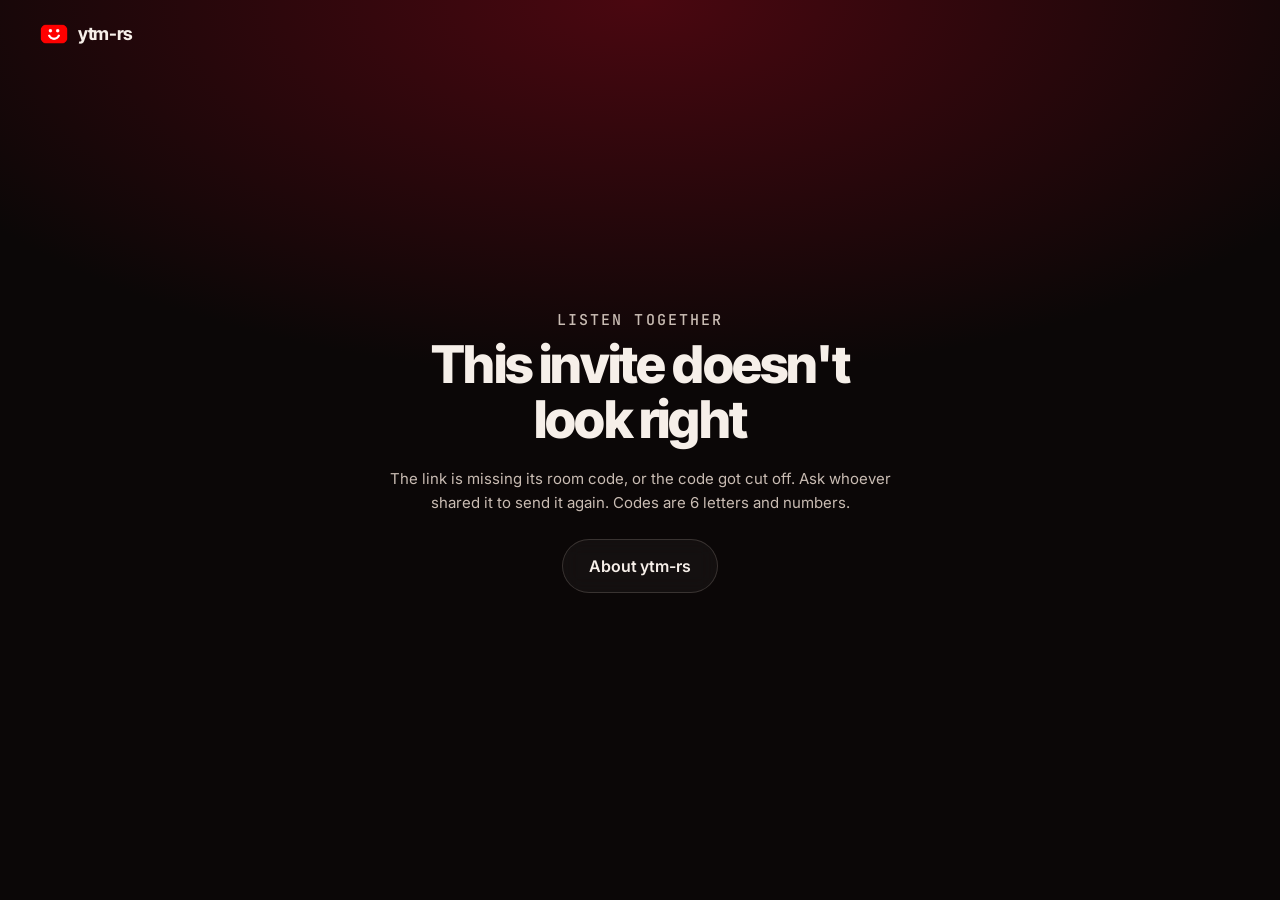
<file: site/jam/index.html>
<!doctype html>
<html lang="en">
<head>
<meta charset="utf-8">
<meta name="viewport" content="width=device-width, initial-scale=1, viewport-fit=cover">
<title>Join the jam · ytm-rs</title>
<meta name="description" content="You've been invited to listen together in ytm-rs.">
<meta name="robots" content="noindex">
<meta name="theme-color" content="#0b0707">
<meta name="color-scheme" content="dark">
<meta property="og:type" content="website">
<meta property="og:site_name" content="ytm-rs">
<meta property="og:title" content="Join the jam on ytm-rs">
<meta property="og:description" content="Listen together, in sync, in the ytm-rs YouTube Music app.">
<meta property="og:image" content="https://grapedjuice.github.io/ytm-rs/og.png">
<link rel="icon" href="../favicon.ico" sizes="any">
<link rel="icon" type="image/png" sizes="32x32" href="../favicon-32.png">
<link rel="apple-touch-icon" href="../apple-touch-icon.png">
<link rel="preconnect" href="https://fonts.googleapis.com">
<link rel="preconnect" href="https://fonts.gstatic.com" crossorigin>
<link rel="stylesheet" href="https://fonts.googleapis.com/css2?family=Inter+Tight:wght@700;800&family=Inter:wght@400;500;600&family=JetBrains+Mono:wght@500&display=swap">
<link rel="stylesheet" href="../styles.css?v=__V__">
<style>
  body {
    min-height: 100vh; min-height: 100svh;
    display: flex; flex-direction: column;
    background: radial-gradient(90% 60% at 50% 0%, #4a0710 0%, var(--bg) 70%) var(--bg);
  }
  .jam-top { display: flex; padding: 20px var(--gutter); }
  .jam-top a { display: flex; align-items: center; gap: 10px; text-decoration: none; font: 700 18px/1 var(--display); letter-spacing: -0.02em; }
  .jam {
    flex: 1; display: grid; place-items: center;
    padding: 24px var(--gutter) 64px; text-align: center;
  }
  .jam__card { width: 100%; max-width: 520px; }
  .jam__eyebrow { margin: 0 0 10px; color: var(--muted); font: 500 13px/1 var(--mono); letter-spacing: 0.14em; text-transform: uppercase; }
  .jam h1 { margin: 0 0 20px; font: 800 clamp(34px, 8vw, 52px)/1.05 var(--display); letter-spacing: -0.035em; }
  .jam__code {
    display: inline-flex; gap: clamp(4px, 1.6vw, 10px); margin: 0 0 28px; padding: 0;
    font: 500 clamp(30px, 10vw, 54px)/1 var(--mono); list-style: none;
  }
  .jam__code li {
    display: grid; place-items: center;
    width: clamp(40px, 12vw, 66px); height: clamp(52px, 15vw, 80px);
    border: 1px solid var(--line-2); border-radius: 14px; background: var(--surface-2);
  }
  .jam__actions { display: flex; flex-wrap: wrap; justify-content: center; gap: 12px; margin-bottom: 22px; }
  .jam p { margin: 0 0 10px; color: var(--ink-2); font-size: 15px; }
  .jam p.jam__hint { color: var(--muted); font-size: 14px; }
  .jam strong { color: var(--ink); font-weight: 600; }
  .jam a.inline { color: var(--ink); text-underline-offset: 3px; }
  [hidden] { display: none !important; }
  @media (max-width: 420px) { .jam__actions .btn { width: 100%; } }
</style>
</head>
<body>
<header class="jam-top">
  <a href="../" aria-label="ytm-rs home"><img src="../icon-192.png" alt="" width="28" height="28"><span>ytm-rs</span></a>
</header>

<main class="jam">
  <div class="jam__card" id="ok" hidden>
    <p class="jam__eyebrow">Listen together</p>
    <h1>Join the jam</h1>
    <ol class="jam__code" id="code" aria-label="Room code"></ol>
    <div class="jam__actions">
      <a class="btn btn--primary btn--lg" id="open" href="#">Open in ytm-rs</a>
    </div>
    <p>Don't have ytm-rs? <a class="inline" href="https://github.com/grapedjuice/ytm-rs/releases/latest" rel="noopener">Download it</a> for Windows, macOS or Linux, then open this link again. On macOS, type the code under <strong>Listen together</strong> instead.</p>
    <p class="jam__hint">If ytm-rs is already open, you can also type the code under <strong>Listen together</strong>.</p>
  </div>

  <div class="jam__card" id="bad" hidden>
    <p class="jam__eyebrow">Listen together</p>
    <h1>This invite doesn't look right</h1>
    <p>The link is missing its room code, or the code got cut off. Ask whoever shared it to send it again. Codes are 6 letters and numbers.</p>
    <div class="jam__actions" style="margin-top:24px">
      <a class="btn btn--ghost btn--lg" href="../">About ytm-rs</a>
    </div>
  </div>
</main>

<script>
(function () {
  var ALPHABET = /^[ABCDEFGHJKMNPQRSTUVWXYZ23456789]{6}$/;
  var code = (new URLSearchParams(location.search).get('c') || '').trim().toUpperCase();
  if (!ALPHABET.test(code)) {
    document.getElementById('bad').hidden = false;
    return;
  }
  document.getElementById('ok').hidden = false;
  document.title = 'Join jam ' + code + ' · ytm-rs';
  var list = document.getElementById('code');
  list.setAttribute('aria-label', 'Room code ' + code.split('').join(' '));
  code.split('').forEach(function (ch) {
    var li = document.createElement('li');
    li.textContent = ch;
    list.appendChild(li);
  });
  var app = 'ytm-rs://jam/' + code;
  var open = document.getElementById('open');
  open.href = app;
  open.addEventListener('click', function (e) { e.preventDefault(); location.href = app; });
  // ytm-rs is a Windows app; elsewhere an unknown scheme only shows an error.
  if (/Windows/i.test(navigator.userAgent)) location.href = app;
})();
</script>
</body>
</html>
</file>
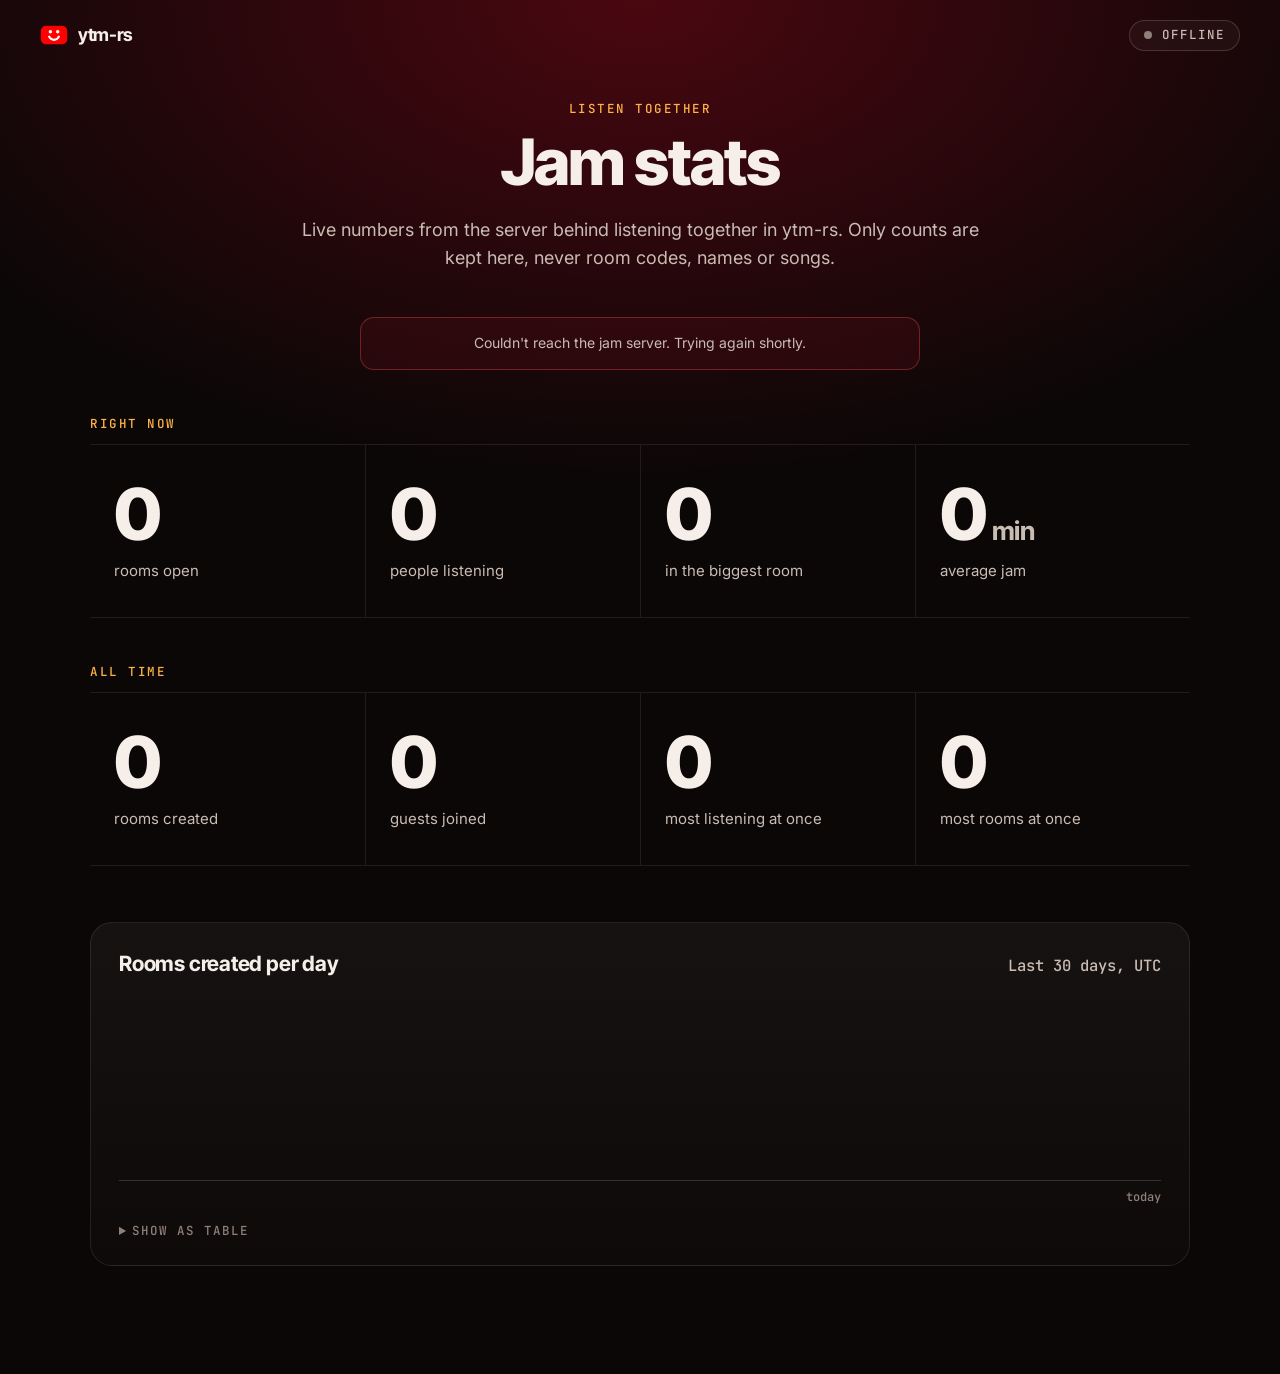
<file: site/jam/stats/index.html>
<!doctype html>
<html lang="en">
<head>
<meta charset="utf-8">
<meta name="viewport" content="width=device-width, initial-scale=1, viewport-fit=cover">
<title>Jam stats · ytm-rs</title>
<meta name="description" content="Live numbers from ytm-rs Listen together.">
<meta name="robots" content="noindex">
<meta name="theme-color" content="#0b0707">
<meta name="color-scheme" content="dark">
<link rel="icon" href="../../favicon.ico" sizes="any">
<link rel="icon" type="image/png" sizes="32x32" href="../../favicon-32.png">
<link rel="apple-touch-icon" href="../../apple-touch-icon.png">
<link rel="preconnect" href="https://fonts.googleapis.com">
<link rel="preconnect" href="https://fonts.gstatic.com" crossorigin>
<link rel="stylesheet" href="https://fonts.googleapis.com/css2?family=Inter+Tight:wght@700;800&family=Inter:wght@400;500;600&family=JetBrains+Mono:wght@500&display=swap">
<link rel="stylesheet" href="../../styles.css?v=__V__">
<style>
  body {
    min-height: 100vh; min-height: 100svh;
    background: radial-gradient(90% 50% at 50% 0%, #4a0710 0%, var(--bg) 70%) var(--bg);
  }
  .jam-top { display: flex; align-items: center; justify-content: space-between; gap: 16px; padding: 20px var(--gutter); }
  .jam-top a { display: flex; align-items: center; gap: 10px; text-decoration: none; font: 700 18px/1 var(--display); letter-spacing: -0.02em; }
  .wrap { max-width: var(--max); margin: 0 auto; padding: 32px var(--gutter) 80px; }
  .head { text-align: center; margin-bottom: 44px; }
  .head h2 { margin-bottom: 18px; }
  .live {
    display: inline-flex; align-items: center; gap: 10px; padding: 8px 14px; border-radius: 999px;
    border: 1px solid var(--line-2); background: var(--surface);
    font: 500 12.5px/1 var(--mono); letter-spacing: 0.08em; text-transform: uppercase; color: var(--ink-2);
  }
  .live i { width: 8px; height: 8px; border-radius: 50%; background: var(--red); box-shadow: 0 0 0 0 rgba(255, 36, 51, 0.6); animation: pulse 2s infinite; }
  .live.is-off i { background: var(--muted); animation: none; }
  @keyframes pulse { 70% { box-shadow: 0 0 0 10px rgba(255, 36, 51, 0); } 100% { box-shadow: 0 0 0 0 rgba(255, 36, 51, 0); } }
  @media (prefers-reduced-motion: reduce) { .live i { animation: none; } }

  .group-label { margin: 48px 0 0; }
  .stats { padding: 14px 0 0; }
  .stat__num small { white-space: nowrap; }

  .chart { margin-top: 56px; }
  .chart__head { display: flex; flex-wrap: wrap; align-items: baseline; justify-content: space-between; gap: 8px 24px; margin-bottom: 22px; }
  .chart__head h3 { margin: 0; font: 700 21px/1.2 var(--display); letter-spacing: -0.01em; }
  .chart__readout { margin: 0; color: var(--ink-2); font: 500 13px/1.4 var(--mono); font-variant-numeric: tabular-nums; }
  .chart:hover { transform: none; }
  .bars { position: relative; display: flex; align-items: flex-end; gap: 2px; height: 180px; padding-top: 8px; }
  .bars::before { content: ""; position: absolute; inset: auto 0 0 0; border-top: 1px solid var(--line-2); }
  .bar { flex: 1; height: 100%; display: flex; align-items: flex-end; cursor: default; }
  .bar span {
    display: block; width: 100%; min-height: 2px; border-radius: 4px 4px 0 0;
    background: linear-gradient(180deg, var(--red-2), #b3121d);
    transition: filter 0.2s, opacity 0.2s;
  }
  .bar.is-zero span { background: var(--line-2); }
  .bars:hover .bar span { opacity: 0.45; }
  .bars .bar:hover span, .bars .bar:focus-visible span { opacity: 1; filter: brightness(1.2); }
  .axis { display: flex; justify-content: space-between; margin-top: 10px; color: var(--muted); font: 500 12px/1 var(--mono); }
  .chart details { margin-top: 22px; color: var(--ink-2); font-size: 14px; }
  .chart summary { cursor: pointer; color: var(--muted); font: 500 12.5px/1 var(--mono); letter-spacing: 0.08em; text-transform: uppercase; }
  .chart table { width: 100%; margin-top: 14px; border-collapse: collapse; font-variant-numeric: tabular-nums; }
  .chart th, .chart td { padding: 8px 10px; border-bottom: 1px solid var(--line); text-align: right; }
  .chart th:first-child, .chart td:first-child { text-align: left; }
  .chart th { color: var(--muted); font: 500 12px/1 var(--mono); letter-spacing: 0.06em; text-transform: uppercase; }

  .foot { margin-top: 28px; text-align: center; color: var(--muted); font-size: 13px; }
  .err { max-width: 560px; margin: 0 auto 24px; padding: 14px 18px; border-radius: 14px; border: 1px solid rgba(255, 77, 77, 0.35); background: rgba(255, 36, 51, 0.08); color: var(--ink-2); text-align: center; font-size: 14px; }
  [hidden] { display: none !important; }
</style>
</head>
<body>
<header class="jam-top">
  <a href="../../" aria-label="ytm-rs home"><img src="../../icon-192.png" alt="" width="28" height="28"><span>ytm-rs</span></a>
  <span class="live" id="live"><i aria-hidden="true"></i><span id="live-text">Connecting</span></span>
</header>

<main class="wrap">
  <div class="head">
    <p class="eyebrow">Listen together</p>
    <h2>Jam stats</h2>
    <p class="lede">Live numbers from the server behind listening together in ytm-rs. Only counts are kept here, never room codes, names or songs.</p>
  </div>

  <p class="err" id="err" hidden>Couldn't reach the jam server. Trying again shortly.</p>

  <p class="eyebrow group-label">Right now</p>
  <section class="stats" aria-label="Right now">
    <div class="stats__grid">
      <div class="stat"><span class="stat__num"><b data-k="live.rooms">0</b></span><span class="stat__label">rooms open</span></div>
      <div class="stat"><span class="stat__num"><b data-k="live.listeners">0</b></span><span class="stat__label">people listening</span></div>
      <div class="stat"><span class="stat__num"><b data-k="live.largest_room">0</b></span><span class="stat__label">in the biggest room</span></div>
      <div class="stat"><span class="stat__num"><b data-k="totals.avg_session_min" data-dec="1">0</b><small>min</small></span><span class="stat__label">average jam</span></div>
    </div>
  </section>

  <p class="eyebrow group-label">All time</p>
  <section class="stats" aria-label="All time">
    <div class="stats__grid">
      <div class="stat"><span class="stat__num"><b data-k="totals.rooms_created">0</b></span><span class="stat__label">rooms created</span></div>
      <div class="stat"><span class="stat__num"><b data-k="totals.guest_joins">0</b></span><span class="stat__label">guests joined</span></div>
      <div class="stat"><span class="stat__num"><b data-k="peaks.listeners">0</b></span><span class="stat__label">most listening at once</span></div>
      <div class="stat"><span class="stat__num"><b data-k="peaks.rooms">0</b></span><span class="stat__label">most rooms at once</span></div>
    </div>
  </section>

  <section class="card chart" aria-labelledby="chart-title">
    <div class="chart__head">
      <h3 id="chart-title">Rooms created per day</h3>
      <p class="chart__readout" id="readout">Last 30 days, UTC</p>
    </div>
    <div class="bars" id="bars" role="list" aria-label="Rooms created per day, last 30 days"></div>
    <div class="axis"><span id="axis-start"></span><span>today</span></div>
    <details>
      <summary>Show as table</summary>
      <table>
        <thead><tr><th>Day</th><th>Rooms</th><th>Joins</th><th>Peak listening</th></tr></thead>
        <tbody id="table"></tbody>
      </table>
    </details>
  </section>

  <p class="foot" id="foot"></p>
</main>

<script>
(function () {
  var API = 'https://ytm-rs-jam.grapedjuice.workers.dev/stats';
  var EVERY = 15000, DAYS = 30;
  var reduced = matchMedia('(prefers-reduced-motion: reduce)').matches;
  var $ = function (id) { return document.getElementById(id); };
  var shown = {}, fetchedAt = 0, since = null;

  function get(o, path) { return path.split('.').reduce(function (v, k) { return v == null ? v : v[k]; }, o); }
  function fmt(n, dec) { return n.toLocaleString('en-US', { minimumFractionDigits: dec, maximumFractionDigits: dec }); }

  // Spring toward the new value, like the number tickers on the home page.
  function animate(el, to, dec) {
    var key = el.dataset.k, from = shown[key] || 0;
    shown[key] = to;
    if (reduced || from === to) { el.textContent = fmt(to, dec); return; }
    var x = from, v = 0, last = performance.now();
    (function step(now) {
      var dt = Math.min(0.032, (now - last) / 1000); last = now;
      v += (-100 * (x - to) - 20 * v) * dt; x += v * dt;
      var done = Math.abs(x - to) < 0.02 && Math.abs(v) < 0.02;
      el.textContent = fmt(done ? to : Math.max(0, dec ? x : Math.round(x)), dec);
      if (!done) requestAnimationFrame(step);
    })(last);
  }

  function dayKey(d) { return d.toISOString().slice(0, 10); }
  function dayLabel(key) {
    return new Date(key + 'T00:00:00Z').toLocaleDateString(undefined, { month: 'short', day: 'numeric', timeZone: 'UTC' });
  }
  function plural(n, one) { return fmt(n, 0) + ' ' + one + (n === 1 ? '' : 's'); }

  function chart(daily, now) {
    var byDay = {};
    daily.forEach(function (d) { byDay[d.day] = d; });
    var days = [];
    for (var i = DAYS - 1; i >= 0; i--) {
      var key = dayKey(new Date(now - i * 864e5));
      days.push(byDay[key] || { day: key, rooms: 0, joins: 0, peak_listeners: 0 });
    }
    var max = Math.max(1, Math.max.apply(null, days.map(function (d) { return d.rooms; })));
    var bars = $('bars'), readout = $('readout');
    bars.textContent = '';
    days.forEach(function (d) {
      var desc = dayLabel(d.day) + ': ' + plural(d.rooms, 'room') + ', ' + plural(d.joins, 'join') + ', peak ' + fmt(d.peak_listeners, 0) + ' listening';
      var bar = document.createElement('div');
      bar.className = 'bar' + (d.rooms ? '' : ' is-zero');
      bar.tabIndex = 0;
      bar.setAttribute('role', 'listitem');
      bar.setAttribute('aria-label', desc);
      var fill = document.createElement('span');
      fill.style.height = (d.rooms / max * 100) + '%';
      bar.appendChild(fill);
      var show = function () { readout.textContent = desc; };
      bar.addEventListener('mouseenter', show);
      bar.addEventListener('focus', show);
      bars.appendChild(bar);
    });
    bars.onmouseleave = function () { readout.textContent = 'Last 30 days, UTC'; };
    $('axis-start').textContent = dayLabel(days[0].day);
    $('table').innerHTML = days.slice().reverse().filter(function (d) { return d.rooms || d.joins; }).map(function (d) {
      return '<tr><td>' + dayLabel(d.day) + '</td><td>' + d.rooms + '</td><td>' + d.joins + '</td><td>' + d.peak_listeners + '</td></tr>';
    }).join('') || '<tr><td colspan="4">No jams yet.</td></tr>';
  }

  function ago(ms) {
    var s = Math.round(ms / 1000);
    return s < 5 ? 'just now' : s < 60 ? s + 's ago' : Math.round(s / 60) + 'm ago';
  }
  function foot() {
    if (!fetchedAt) return;
    var started = since ? 'Counting since ' + new Date(since).toLocaleString(undefined, { dateStyle: 'medium', timeStyle: 'short' }) + '. ' : '';
    $('foot').textContent = started + 'Updated ' + ago(Date.now() - fetchedAt) + ', refreshes every 15 seconds.';
  }

  function load() {
    fetch(API, { cache: 'no-store' }).then(function (r) {
      if (!r.ok) throw new Error(r.status);
      return r.json();
    }).then(function (s) {
      document.querySelectorAll('[data-k]').forEach(function (el) {
        animate(el, +get(s, el.dataset.k) || 0, +(el.dataset.dec || 0));
      });
      chart(s.daily || [], s.now || Date.now());
      since = s.since; fetchedAt = Date.now();
      var n = s.live.listeners;
      $('live').classList.toggle('is-off', !n);
      $('live-text').textContent = n ? plural(n, 'listener') + ' live' : 'Nobody jamming';
      $('err').hidden = true;
      foot();
    }).catch(function () {
      $('err').hidden = false;
      $('live').classList.add('is-off');
      $('live-text').textContent = 'Offline';
    });
  }

  load();
  setInterval(function () { if (!document.hidden) load(); }, EVERY);
  document.addEventListener('visibilitychange', function () { if (!document.hidden) load(); });
  setInterval(foot, 1000);
})();
</script>
</body>
</html>
</file>
<file: site/vendor/lenis.css>
html.lenis,
html.lenis body {
  height: auto;
}

.lenis:not(.lenis-autoToggle).lenis-stopped {
  overflow: clip;
}

.lenis [data-lenis-prevent],
.lenis [data-lenis-prevent-wheel],
.lenis [data-lenis-prevent-touch],
.lenis [data-lenis-prevent-vertical],
.lenis [data-lenis-prevent-horizontal] {
  overscroll-behavior: contain;
}

.lenis.lenis-smooth iframe {
  pointer-events: none;
}

.lenis.lenis-autoToggle {
  transition-property: overflow;
  transition-duration: 1ms;
  transition-behavior: allow-discrete;
}
</file>
<file: site/styles.css>
/* ytm-rs site. Plain CSS ports of the 21st.dev pieces used here:
   container-scroll-animation, number-ticker, feature108 tabs, glowing-effect,
   3d-marquee, animated-beam and border-beam. */

:root {
  --bg: #0b0707;
  --bg-2: #120b0b;
  --ink: #f6efe9;
  --ink-2: #c9bcb3;
  --muted: #8f8079;
  --line: rgba(255, 236, 225, 0.09);
  --line-2: rgba(255, 236, 225, 0.16);
  --surface: rgba(255, 240, 230, 0.035);
  --surface-2: rgba(255, 240, 230, 0.06);
  --red: #ff2433;
  --red-2: #ff4d4d;
  --amber: #ffb347;
  --pink: #ff5c8a;
  --radius: 22px;
  --max: 1180px;
  --gutter: clamp(16px, 4vw, 40px);
  --display: "Inter Tight", "Inter", system-ui, sans-serif;
  --sans: "Inter", system-ui, -apple-system, "Segoe UI", sans-serif;
  --mono: "JetBrains Mono", ui-monospace, "Cascadia Code", monospace;
  --jp: "Noto Sans JP", "Yu Gothic UI", "Hiragino Sans", "Meiryo", sans-serif;
  --ease: cubic-bezier(0.16, 1, 0.3, 1);
  color-scheme: dark;
}

*, *::before, *::after { box-sizing: border-box; }
html { -webkit-text-size-adjust: 100%; scroll-padding-top: 80px; }
body {
  margin: 0;
  background: var(--bg);
  color: var(--ink);
  font: 400 16px/1.6 var(--sans);
  -webkit-font-smoothing: antialiased;
  text-rendering: optimizeLegibility;
  overflow-x: clip;
}
img { display: block; max-width: 100%; height: auto; }
a { color: inherit; }
button { font: inherit; color: inherit; }
::selection { background: rgba(255, 36, 51, 0.45); color: #fff; }
:focus-visible { outline: 2px solid var(--amber); outline-offset: 3px; border-radius: 6px; }

.skip {
  position: absolute; left: 16px; top: -60px; z-index: 100;
  padding: 10px 14px; border-radius: 10px; background: #fff; color: #000; text-decoration: none; font-weight: 600;
}
.skip:focus { top: 12px; }

/* ---------- buttons ---------- */
.btn {
  --h: 44px;
  display: inline-flex; align-items: center; justify-content: center; gap: 10px;
  height: var(--h); padding: 0 20px; border-radius: 999px;
  font: 600 15px/1 var(--sans); letter-spacing: -0.01em; text-decoration: none; white-space: nowrap;
  border: 1px solid transparent; cursor: pointer;
  transition: transform 0.3s var(--ease), background-color 0.25s, border-color 0.25s, box-shadow 0.3s;
}
.btn:active { transform: scale(0.97); }
.btn--sm { --h: 36px; padding: 0 16px; font-size: 14px; }
.btn--lg { --h: 54px; padding: 0 26px; font-size: 16px; }
.btn--primary {
  background: #fff; color: #120606;
  box-shadow: 0 0 0 0 rgba(255, 36, 51, 0), 0 10px 30px -10px rgba(255, 60, 60, 0.6);
}
.btn--primary:hover { box-shadow: 0 0 0 6px rgba(255, 255, 255, 0.08), 0 14px 40px -10px rgba(255, 60, 60, 0.85); transform: translateY(-1px); }
.btn--ghost { background: rgba(255, 255, 255, 0.04); border-color: var(--line-2); color: var(--ink); backdrop-filter: blur(10px); }
.btn--ghost:hover { background: rgba(255, 255, 255, 0.09); border-color: rgba(255, 255, 255, 0.28); }

/* ---------- nav ---------- */
.nav {
  position: fixed; inset: 0 0 auto 0; z-index: 50;
  display: flex; align-items: center; gap: 24px;
  height: 64px; padding: 0 var(--gutter);
  transition: background-color 0.4s, border-color 0.4s, backdrop-filter 0.4s;
  border-bottom: 1px solid transparent;
}
.nav.is-scrolled {
  background: rgba(11, 7, 7, 0.62);
  backdrop-filter: blur(18px) saturate(1.4);
  -webkit-backdrop-filter: blur(18px) saturate(1.4);
  border-color: var(--line);
}
.nav__brand { display: flex; align-items: center; gap: 10px; text-decoration: none; font: 700 18px/1 var(--display); letter-spacing: -0.02em; }
.nav__links { display: flex; gap: 4px; margin: 0 auto; }
.nav__links a {
  padding: 8px 12px; border-radius: 999px; font-size: 14px; font-weight: 500; color: var(--ink-2); text-decoration: none;
  transition: color 0.2s, background-color 0.2s;
}
.nav__links a:hover { color: var(--ink); background: rgba(255, 255, 255, 0.06); }
.nav__actions { display: flex; align-items: center; gap: 10px; margin-left: auto; }
.nav__links + .nav__actions { margin-left: 0; }
.gh-pill {
  display: inline-flex; align-items: center; gap: 8px; height: 36px; padding: 0 12px;
  border-radius: 999px; border: 1px solid var(--line-2); background: rgba(255, 255, 255, 0.03);
  font-size: 13px; font-weight: 600; text-decoration: none; color: var(--ink-2);
  transition: border-color 0.2s, color 0.2s;
}
.gh-pill:hover { color: var(--ink); border-color: rgba(255, 255, 255, 0.3); }
.gh-pill__count { padding-left: 8px; border-left: 1px solid var(--line-2); font-variant-numeric: tabular-nums; color: var(--ink); }
@media (max-width: 860px) { .nav__links { display: none; } }
@media (max-width: 420px) { .gh-pill__label { display: none; } }

/* ---------- hero ---------- */
.hero { position: relative; padding: 140px var(--gutter) 0; isolation: isolate; }
.hero__bg {
  position: absolute; inset: 0 0 auto 0; height: min(1100px, 130vh); width: 100%; z-index: -2;
  -webkit-mask-image: linear-gradient(#000 55%, transparent);
  mask-image: linear-gradient(#000 55%, transparent);
  opacity: 0; transition: opacity 1.6s var(--ease);
}
.hero__bg.is-ready { opacity: 1; }
.hero__grain {
  position: absolute; inset: 0 0 auto 0; height: min(1100px, 130vh); z-index: -1; pointer-events: none; opacity: 0.22; mix-blend-mode: overlay;
  -webkit-mask-image: linear-gradient(#000 40%, transparent); mask-image: linear-gradient(#000 40%, transparent);
  background-image: url("data:image/svg+xml,%3Csvg xmlns='http://www.w3.org/2000/svg' width='160' height='160'%3E%3Cfilter id='n'%3E%3CfeTurbulence type='fractalNoise' baseFrequency='.9' numOctaves='2' stitchTiles='stitch'/%3E%3C/filter%3E%3Crect width='100%25' height='100%25' filter='url(%23n)'/%3E%3C/svg%3E");
}
.hero__inner { max-width: 1240px; margin: 0 auto; text-align: center; }
.chip {
  display: inline-flex; align-items: center; gap: 10px; padding: 6px 14px 6px 10px; margin-bottom: 28px;
  border-radius: 999px; border: 1px solid rgba(255, 255, 255, 0.16); background: rgba(10, 4, 4, 0.35);
  backdrop-filter: blur(12px); -webkit-backdrop-filter: blur(12px);
  font-size: 13px; font-weight: 500; color: var(--ink); text-decoration: none;
  transition: border-color 0.2s, background-color 0.2s;
}
.chip:hover { border-color: rgba(255, 255, 255, 0.32); background: rgba(10, 4, 4, 0.5); }
.chip__dot { width: 8px; height: 8px; border-radius: 50%; background: #4ade80; box-shadow: 0 0 0 4px rgba(74, 222, 128, 0.18); }
.chip__sep { width: 1px; height: 14px; background: rgba(255, 255, 255, 0.2); }
.chip__more { color: var(--ink-2); }

.hero__title {
  margin: 0; font: 800 clamp(44px, 7.4vw, 108px)/0.98 var(--display); letter-spacing: -0.035em;
  text-wrap: balance;
}
.kline { display: block; }
@media (min-width: 700px) { .kline { white-space: nowrap; } }
/* karaoke fill: each word lights left to right, like the app's active lyric line */
.kw {
  --p: 0;
  display: inline-block;
  color: transparent;
  background: linear-gradient(90deg, #fff calc(var(--p) * 100% - 6%), rgba(255, 255, 255, 0.28) calc(var(--p) * 100% + 6%));
  -webkit-background-clip: text; background-clip: text;
  padding-bottom: 0.08em;
  transform: translateY(calc((1 - var(--p)) * 0.04em));
}
.karaoke.no-js .kw, .no-motion .kw { --p: 1.2; }
.hero__sub {
  max-width: 640px; margin: 28px auto 0; font-size: clamp(17px, 2vw, 20px); line-height: 1.55; color: rgba(255, 243, 236, 0.82);
  text-wrap: pretty;
}
.hero__cta { display: flex; flex-wrap: wrap; justify-content: center; gap: 12px; margin-top: 36px; }
.hero__meta { margin: 18px 0 0; font-size: 13px; color: rgba(255, 243, 236, 0.6); }

/* container-scroll-animation */
.scrollframe { height: 150vh; margin-top: 40px; }
.scrollframe__stage { position: sticky; top: 9vh; perspective: 1200px; padding-bottom: 4vh; }
.device {
  --rot: 22deg; --scale: 1.04;
  margin: 0 auto; max-width: 1100px; border-radius: 22px; overflow: hidden;
  background: #151010; border: 1px solid rgba(255, 255, 255, 0.14);
  transform: rotateX(var(--rot)) scale(var(--scale)); transform-origin: 50% 0%;
  box-shadow: 0 0 #0000004d, 0 9px 20px #0000004a, 0 37px 37px #00000042, 0 84px 50px #00000026, 0 149px 60px #0000000a, 0 0 120px -20px rgba(255, 60, 40, 0.35);
  will-change: transform;
}
.device__bar {
  display: flex; align-items: center; gap: 7px; height: 34px; padding: 0 14px;
  background: #0d0909; border-bottom: 1px solid rgba(255, 255, 255, 0.07); font: 500 12px/1 var(--sans); color: var(--muted);
}
.device__bar i { width: 11px; height: 11px; border-radius: 50%; background: #3a2c2a; }
.device__bar span { margin-left: auto; margin-right: auto; transform: translateX(-24px); }
.device img { width: 100%; }
@media (max-width: 700px) {
  .scrollframe { height: auto; margin-top: 48px; }
  .scrollframe__stage { position: static; }
  .device { --rot: 0deg !important; --scale: 1 !important; border-radius: 14px; }
}

/* ---------- stats (number-ticker) ---------- */
.stats { padding: 40px var(--gutter) 30px; }
.stats__grid {
  max-width: var(--max); margin: 0 auto; display: grid; grid-template-columns: repeat(4, 1fr);
  border-top: 1px solid var(--line); border-bottom: 1px solid var(--line);
}
.stat { padding: 34px 24px; display: flex; flex-direction: column; gap: 8px; }
.stat + .stat { border-left: 1px solid var(--line); }
.stat__num { display: flex; align-items: baseline; gap: 6px; font: 800 clamp(44px, 5.6vw, 72px)/1 var(--display); letter-spacing: -0.035em; }
.stat__num b { font-weight: inherit; font-variant-numeric: tabular-nums; }
.stat__num small { font-size: 0.36em; letter-spacing: -0.01em; color: var(--ink-2); font-weight: 700; }
.stat__label { color: var(--ink-2); font-size: 15px; }
.stats__note { max-width: var(--max); margin: 14px auto 0; font-size: 12.5px; color: var(--muted); }
@media (max-width: 760px) {
  .stats__grid { grid-template-columns: 1fr 1fr; }
  .stat:nth-child(3) { border-left: 0; }
  .stat:nth-child(n + 3) { border-top: 1px solid var(--line); }
  .stat { padding: 26px 16px; }
}

/* ---------- feature rows ---------- */
.rows { max-width: var(--max); margin: 110px auto 0; display: grid; gap: clamp(72px, 9vw, 120px); }
.row { display: grid; grid-template-columns: minmax(0, 0.9fr) minmax(0, 1.1fr); gap: clamp(32px, 5vw, 72px); align-items: center; }
.row--flip .row__copy { order: 2; }
.row__copy .eyebrow { margin-bottom: 16px; }
.row__copy h3 { margin: 0 0 16px; font: 800 clamp(28px, 3.2vw, 42px)/1.08 var(--display); letter-spacing: -0.025em; text-wrap: balance; }
.row__copy > p:not(.eyebrow) { margin: 0; color: var(--ink-2); font-size: 17px; line-height: 1.6; text-wrap: pretty; }
.row__shot { margin: 0; border-radius: 16px; overflow: hidden; border: 1px solid var(--line-2); background: #151010; box-shadow: 0 40px 100px -40px rgba(0, 0, 0, 0.95), 0 0 100px -40px rgba(255, 60, 40, 0.35); }
.row__shot img { width: 100%; }
.feat__list { list-style: none; margin: 26px 0 0; padding: 0; display: grid; gap: 12px; }
.feat__list li { position: relative; padding-left: 26px; color: var(--ink-2); font-size: 15px; line-height: 1.5; }
.feat__list li::before {
  content: ""; position: absolute; left: 0; top: 4px; width: 15px; height: 15px; border-radius: 50%;
  background: radial-gradient(circle at 50% 50%, var(--amber) 0 3px, transparent 3.5px), rgba(255, 179, 71, 0.14);
}
.feat__list b { color: var(--ink); font-weight: 600; }
@media (max-width: 900px) {
  .rows { margin-top: 80px; gap: 64px; }
  .row { grid-template-columns: 1fr; gap: 28px; }
  .row--flip .row__copy { order: 0; }
}

/* ---------- section scaffolding ---------- */
.section { padding: 120px var(--gutter); }
.section__head { max-width: 820px; margin: 0 auto 56px; text-align: center; }
.eyebrow {
  margin: 0 0 14px; font: 500 12.5px/1 var(--mono); letter-spacing: 0.12em; text-transform: uppercase; color: var(--amber);
}
h2 {
  margin: 0; font: 800 clamp(36px, 5.4vw, 64px)/1.04 var(--display); letter-spacing: -0.03em; text-wrap: balance;
}
.lede { margin: 20px auto 0; max-width: 680px; color: var(--ink-2); font-size: 18px; text-wrap: pretty; }
.lede a { color: var(--ink); text-decoration-color: rgba(255, 255, 255, 0.3); text-underline-offset: 3px; }
.fineprint { max-width: 1100px; margin: 18px auto 0; text-align: center; font-size: 12.5px; color: var(--muted); }

/* ---------- lyrics demo ---------- */
.player {
  --accent: #ff2433;
  position: relative; isolation: isolate; overflow: hidden;
  max-width: 1100px; margin: 0 auto; border-radius: 26px;
  clip-path: inset(0 round 26px);
  border: 1px solid rgba(255, 255, 255, 0.1); background: #120808;
  box-shadow: 0 40px 120px -40px rgba(0, 0, 0, 0.9), 0 0 0 1px rgba(0, 0, 0, 0.4);
}
.player__bg { position: absolute; inset: 0; width: 100%; height: 100%; z-index: -2; border-radius: inherit; }
.player__scrim { position: absolute; inset: 0; z-index: -1; border-radius: inherit; background: rgba(0, 0, 0, var(--dim, 0.35)); transition: background-color 0.6s; }
.player__top { display: flex; align-items: center; justify-content: space-between; gap: 12px; padding: 18px 22px 0; }
.player__badge {
  font: 500 11px/1 var(--mono); letter-spacing: 0.1em; text-transform: uppercase; padding: 7px 10px; border-radius: 999px;
  background: rgba(0, 0, 0, 0.3); border: 1px solid rgba(255, 255, 255, 0.12); color: rgba(255, 255, 255, 0.8);
}
.player__toggles { display: flex; gap: 8px; }
.pill {
  height: 32px; padding: 0 14px; border-radius: 999px; border: 1px solid rgba(255, 255, 255, 0.18); cursor: pointer;
  background: rgba(255, 255, 255, 0.1); font-size: 13px; font-weight: 600; transition: background-color 0.2s, color 0.2s;
}
.pill[aria-pressed="true"] { background: #fff; color: #111; border-color: #fff; }
.player__body { display: grid; grid-template-columns: minmax(0, 0.85fr) minmax(0, 1.15fr); gap: clamp(20px, 4vw, 56px); padding: 22px clamp(20px, 4vw, 52px) 10px; }
.player__art { align-self: center; }
.player__cover {
  width: 100%; height: auto; aspect-ratio: 1; border-radius: var(--cover-r, 14px);
  box-shadow: 0 30px 60px -20px rgba(0, 0, 0, 0.7);
  transition: border-radius 0.5s var(--ease);
}
.player__meta { display: flex; flex-direction: column; gap: 2px; margin-top: 18px; }
.player__meta strong { font: 700 22px/1.2 var(--jp); letter-spacing: -0.01em; }
.player__meta strong span { font-family: var(--display); }
.player__meta > span { color: rgba(255, 255, 255, 0.65); font-size: 15px; }
.player__lyrics {
  position: relative; height: clamp(360px, 42vw, 470px); overflow: hidden; overflow: clip;
  margin: 0 -48px;
  -webkit-mask-image: linear-gradient(transparent, #000 14%, #000 80%, transparent);
  mask-image: linear-gradient(transparent, #000 14%, #000 80%, transparent);
}
.lyr__track { position: absolute; left: 48px; right: 48px; top: 0; transition: transform 0.75s var(--ease); will-change: transform; }
.lyr {
  --p: 0; --a: 0.35; --blur: 0px; --scale: 1;
  display: block; width: 100%; text-align: left; padding: 10px 0; margin: 0; border: 0; background: none; cursor: pointer;
  opacity: var(--a); filter: blur(var(--blur));
  transform: scale(var(--scale)); transform-origin: 0 50%;
  transition: opacity 0.6s var(--ease), filter 0.6s var(--ease), transform 0.6s var(--ease);
}
.lyr:not(.is-active):hover { --a: 0.75 !important; }
.lyr__jp {
  display: block; font: 700 clamp(22px, 2.6vw, 34px)/1.3 var(--jp); letter-spacing: 0.01em; color: #fff;
}
.lyr__ro { display: block; margin-top: 4px; font: 700 clamp(14px, 1.4vw, 17px)/1.35 var(--sans); color: rgba(255, 255, 255, 0.92); }
.lyr__tr { display: block; margin-top: 2px; font: 400 clamp(14px, 1.35vw, 16px)/1.35 var(--sans); color: rgba(255, 255, 255, 0.72); }
.lyr__jp { position: relative; }
.lyr.is-active .lyr__jp::before {
  content: attr(data-text); position: absolute; inset: 0; pointer-events: none;
  color: transparent; text-shadow: var(--glow, none);
}
.player:not(.show-romaji) .lyr__ro, .player:not(.show-trans) .lyr__tr { display: none; }
.lyr.is-active { --a: 1; }
/* active line fill (word-by-word sweep) */
.lyr__fill { position: relative; }
.lyr.is-active .lyr__fill {
  color: transparent;
  background: linear-gradient(90deg, var(--sung, #fff) calc(var(--p) * 100% - 4%), var(--unsung, rgba(255, 255, 255, 0.4)) calc(var(--p) * 100% + 4%));
  -webkit-background-clip: text; background-clip: text;
}

/* style: Apple Music, tposejank (blur 2, upcoming only, inactive .2, past 0) */
.player[data-theme="apple"] { --dim: 0.42; }
.player[data-theme="apple"] .lyr__jp { font-size: clamp(25px, 3vw, 40px); }
/* style: Lyric Glow, MatiuxXcd */
.player[data-theme="glow"] { --dim: 0.52; }
.player[data-theme="glow"] .lyr.is-active { --scale: 1.05; }
.player[data-theme="glow"] .lyr.is-active { --glow: 0 0 10px rgba(103, 217, 255, 0.8), 0 0 26px rgba(103, 217, 255, 0.5); }
/* style: Burn, semicolonhope */
.player[data-theme="burn"] { --dim: 0.75; --sung: #ffd6a8; --unsung: #fff; }
.player[data-theme="burn"] .lyr__jp, .player[data-theme="burn"] .lyr__ro { font-family: var(--jp); }
.player[data-theme="burn"] .lyr.is-active { --glow: 0 0 8px rgba(255, 106, 0, 0.95), 0 0 26px rgba(255, 60, 0, 0.6); }
.player[data-theme="burn"] .lyr.is-past .lyr__jp { color: #5a1420; }
/* style: Opacity Based Karaoke, semicolonhope */
.player[data-theme="karaoke"] { --dim: 0.22; --sung: #dedede; --unsung: rgba(255, 255, 255, 0.18); }
/* style: Spotlight, boidushya (blur 2.5 on past lines) */
.player[data-theme="spotlight"] { --dim: 0.45; }

.player__bar { display: flex; align-items: center; gap: 14px; padding: 14px clamp(20px, 4vw, 52px) 22px; }
.playbtn {
  flex: none; width: 46px; height: 46px; border-radius: 50%; border: 0; cursor: pointer; display: grid; place-items: center;
  background: #fff; color: #111; transition: transform 0.2s var(--ease);
}
.playbtn:hover { transform: scale(1.06); }
.playbtn .i-play { display: none; }
.playbtn.is-paused .i-play { display: block; }
.playbtn.is-paused .i-pause { display: none; }
.player__time { font: 500 12px/1 var(--mono); color: rgba(255, 255, 255, 0.7); min-width: 34px; font-variant-numeric: tabular-nums; }
.player__progress { flex: 1; height: 18px; display: flex; align-items: center; cursor: pointer; }
.player__progress::before { content: ""; position: absolute; }
.player__progress { position: relative; }
.player__progress::after { content: ""; position: absolute; left: 0; right: 0; height: 4px; border-radius: 4px; background: rgba(255, 255, 255, 0.2); }
.player__progress i { position: relative; z-index: 1; display: block; height: 4px; border-radius: 4px; width: 0; background: var(--accent); box-shadow: 0 0 12px var(--accent); }

.themepick { max-width: 1100px; margin: 18px auto 0; display: grid; grid-template-columns: repeat(6, 1fr); gap: 8px; }
.themepick button {
  display: flex; flex-direction: column; align-items: flex-start; gap: 2px; padding: 12px 14px; border-radius: 14px; cursor: pointer;
  background: var(--surface); border: 1px solid var(--line); text-align: left; transition: background-color 0.2s, border-color 0.2s;
}
.themepick button:hover { background: var(--surface-2); }
.themepick button[aria-checked="true"] { border-color: rgba(255, 255, 255, 0.5); background: rgba(255, 255, 255, 0.08); }
.themepick b { font-size: 14px; font-weight: 600; }
.themepick span { font-size: 12px; color: var(--muted); }
@media (max-width: 900px) {
  .player__body { grid-template-columns: 1fr; }
  .player__art { display: flex; align-items: center; gap: 16px; }
  .player__cover { width: 96px; }
  .player__meta { margin-top: 0; }
  .themepick { grid-template-columns: repeat(3, 1fr); }
}
@media (max-width: 480px) {
  .player__top { flex-direction: column; align-items: flex-start; }
  .themepick { grid-template-columns: repeat(2, 1fr); }
}

/* ---------- bento + glowing-effect ---------- */
.bento { max-width: var(--max); margin: 0 auto; display: grid; grid-template-columns: repeat(3, 1fr); gap: 14px; }
.card {
  --start: 0; --active: 0; --spread: 40; --bw: 1.5px;
  position: relative; padding: 28px; border-radius: var(--radius);
  background: linear-gradient(180deg, rgba(255, 240, 230, 0.05), rgba(255, 240, 230, 0.015));
  border: 1px solid var(--line);
  transition: transform 0.4s var(--ease), border-color 0.3s;
}
.card:hover { transform: translateY(-3px); }
.card::after {
  content: ""; position: absolute; inset: calc(-1 * var(--bw)); border-radius: inherit; pointer-events: none;
  border: var(--bw) solid transparent;
  background:
    radial-gradient(circle, #ff2433 10%, #ff243300 20%),
    radial-gradient(circle at 40% 40%, #ffb347 5%, #ffb34700 15%),
    radial-gradient(circle at 60% 60%, #ff5c8a 10%, #ff5c8a00 20%),
    repeating-conic-gradient(from 236.84deg at 50% 50%, #ff2433 0%, #ffb347 5%, #ff5c8a 10%, #ff7a1a 15%, #ff2433 20%);
  background-attachment: fixed;
  opacity: var(--active); transition: opacity 0.3s;
  --cone: conic-gradient(from calc((var(--start) - var(--spread)) * 1deg), #0000 0deg, #fff, #0000 calc(var(--spread) * 2deg));
  -webkit-mask-image: var(--cone), linear-gradient(#000 0 0), linear-gradient(#000 0 0);
  mask-image: var(--cone), linear-gradient(#000 0 0), linear-gradient(#000 0 0);
  -webkit-mask-clip: border-box, padding-box, border-box; mask-clip: border-box, padding-box, border-box;
  -webkit-mask-composite: source-in, xor, source-over; mask-composite: intersect, exclude, add;
}
.card--wide { grid-column: span 2; }
.card__icon {
  display: grid; place-items: center; width: 42px; height: 42px; border-radius: 12px; margin-bottom: 22px;
  background: linear-gradient(140deg, rgba(255, 36, 51, 0.25), rgba(255, 179, 71, 0.12)); border: 1px solid rgba(255, 120, 90, 0.25);
}
.card__icon svg { width: 20px; height: 20px; fill: none; stroke: #ffd2c4; stroke-width: 1.8; stroke-linecap: round; stroke-linejoin: round; }
.card h3 { margin: 0 0 8px; font: 700 21px/1.2 var(--display); letter-spacing: -0.01em; }
.card p { margin: 0; color: var(--ink-2); font-size: 15.5px; line-height: 1.6; }
@media (max-width: 900px) {
  .bento { grid-template-columns: 1fr 1fr; }
}
@media (max-width: 620px) {
  .bento { grid-template-columns: 1fr; }
  .card--wide { grid-column: auto; }
  .card { padding: 22px; }
}

/* ---------- themes (3d-marquee) ---------- */
.themes__split { max-width: var(--max); margin: 0 auto; display: grid; grid-template-columns: 0.9fr 1.1fr; gap: 40px; align-items: center; }
.themes__copy h2 { text-align: left; }
.themes__copy .lede { margin-left: 0; }
.themes__all { margin-top: 28px; }
.themes__all summary {
  display: inline-flex; align-items: center; gap: 10px; height: 40px; padding: 0 16px; border-radius: 999px; cursor: pointer;
  list-style: none; border: 1px solid var(--line-2); background: var(--surface); font-size: 14px; font-weight: 600; color: var(--ink-2);
  transition: color 0.2s, border-color 0.2s;
}
.themes__all summary::-webkit-details-marker { display: none; }
.themes__all summary::after {
  content: ""; width: 7px; height: 7px; margin-top: -3px;
  border-right: 2px solid currentColor; border-bottom: 2px solid currentColor; transform: rotate(45deg); transition: transform 0.3s var(--ease);
}
.themes__all[open] summary::after { transform: rotate(-135deg); margin-top: 3px; }
.themes__all summary:hover { color: var(--ink); border-color: rgba(255, 255, 255, 0.3); }
.themes__names { list-style: none; margin: 16px 0 0; padding: 0; display: flex; flex-wrap: wrap; gap: 6px; }
.themes__names li {
  display: inline-flex; align-items: baseline; gap: 6px; padding: 6px 11px; border-radius: 999px;
  background: var(--surface); border: 1px solid var(--line); font-size: 13px;
}
.themes__names b { font-weight: 600; }
.themes__names span { color: var(--muted); font-size: 11.5px; }
.marquee3d {
  position: relative; height: 640px; overflow: hidden; border-radius: 28px;
  -webkit-mask-image: radial-gradient(closest-side, #000 50%, transparent);
  mask-image: radial-gradient(closest-side, #000 50%, transparent);
}
.marquee3d__plane {
  position: absolute; left: 50%; top: 50%; width: 1500px;
  display: grid; grid-template-columns: repeat(5, 1fr); gap: 18px;
  transform: translate(-50%, -50%) rotateX(48deg) rotateZ(-38deg) scale(0.92);
  transform-style: preserve-3d;
}
.marquee3d__col { display: flex; flex-direction: column; gap: 18px; animation: mq var(--dur) linear infinite; will-change: transform; }
.marquee3d__col:nth-child(even) { animation-direction: reverse; }
.marquee3d__col img { width: 100%; aspect-ratio: 8 / 5; object-fit: cover; border-radius: 12px; border: 1px solid rgba(255, 255, 255, 0.12); box-shadow: 0 20px 40px -10px rgba(0, 0, 0, 0.8); }
@keyframes mq { from { transform: translateY(0); } to { transform: translateY(calc(-25% - 4.5px)); } }
@media (max-width: 960px) {
  .themes__split { grid-template-columns: 1fr; }
  .marquee3d { height: 420px; order: -1; }
}

.showcase { max-width: 1100px; margin: 72px auto 0; }
.showcase__tabs { display: flex; gap: 6px; flex-wrap: wrap; justify-content: center; margin-bottom: 18px; }
.showcase__tabs button {
  height: 36px; padding: 0 15px; border-radius: 999px; border: 1px solid var(--line); background: var(--surface);
  font-size: 13.5px; font-weight: 500; color: var(--ink-2); cursor: pointer; transition: all 0.2s;
}
.showcase__tabs button:hover { color: var(--ink); }
.showcase__tabs button[aria-selected="true"] { background: #fff; color: #111; border-color: #fff; }
.showcase__frame {
  position: relative; aspect-ratio: 16 / 9; border-radius: 20px; overflow: hidden; border: 1px solid var(--line-2);
  box-shadow: 0 50px 120px -40px rgba(0, 0, 0, 0.9);
}
.showcase__frame img { position: absolute; inset: 0; width: 100%; height: 100%; object-fit: cover; opacity: 0; transform: scale(1.015); transition: opacity 0.6s var(--ease), transform 0.9s var(--ease); }
.showcase__frame img.is-on { opacity: 1; transform: none; }

/* ---------- engine (animated-beam) ---------- */
.beams {
  position: relative; max-width: 980px; margin: 0 auto; padding: 30px 0;
  display: grid; grid-template-columns: 1fr auto 1fr; align-items: center; gap: clamp(30px, 9vw, 120px);
}
.beams__svg { position: absolute; inset: 0; width: 100%; height: 100%; pointer-events: none; overflow: visible; }
.beams__svg .track { fill: none; stroke: rgba(255, 255, 255, 0.1); stroke-width: 1.5; }
.beams__svg .pulse { fill: none; stroke: var(--pc, #ff4a3a); stroke-width: 2.4; stroke-linecap: round; stroke-dasharray: 90 1000; filter: drop-shadow(0 0 5px var(--pc, #ff2433)); animation: beam var(--d, 3.6s) var(--delay, 0s) cubic-bezier(0.5, 0, 0.3, 1) infinite; }
@keyframes beam { from { stroke-dashoffset: 90; } to { stroke-dashoffset: -1000; } }
.beams__col { display: flex; flex-direction: column; gap: 26px; position: relative; z-index: 1; }
.node {
  display: flex; align-items: center; gap: 12px; padding: 14px 16px; border-radius: 16px;
  background: rgba(20, 12, 12, 0.85); border: 1px solid var(--line-2); backdrop-filter: blur(8px);
}
.node b { display: block; font-size: 14.5px; font-weight: 600; }
.node small { display: block; font: 400 11.5px/1.3 var(--mono); color: var(--muted); }
.node__dot { flex: none; width: 10px; height: 10px; border-radius: 50%; background: var(--amber); box-shadow: 0 0 12px var(--amber); }
.beams__col:last-child .node { flex-direction: row-reverse; text-align: right; }
.beams__col:last-child .node__dot { background: var(--red); box-shadow: 0 0 12px var(--red); }
.beams__hub {
  position: relative; z-index: 1; display: flex; flex-direction: column; align-items: center; gap: 6px;
  width: 168px; padding: 26px 18px; border-radius: 28px; text-align: center;
  background: radial-gradient(circle at 50% 0%, rgba(255, 36, 51, 0.25), rgba(20, 10, 10, 0.95) 70%);
  border: 1px solid rgba(255, 90, 80, 0.35); box-shadow: 0 0 80px -10px rgba(255, 36, 51, 0.45);
}
.beams__hub b { font: 800 20px/1 var(--display); letter-spacing: -0.01em; margin-top: 6px; }
.beams__hub small { font: 400 11.5px/1 var(--mono); color: var(--ink-2); }
@media (max-width: 760px) {
  .beams { grid-template-columns: 1fr; gap: 40px; justify-items: center; }
  .beams__col { width: 100%; max-width: 360px; gap: 12px; }
  .beams__col:last-child .node { flex-direction: row; text-align: left; }
}

.notes { max-width: var(--max); margin: 72px auto 0; display: grid; grid-template-columns: repeat(3, 1fr); gap: 1px; background: var(--line); border: 1px solid var(--line); border-radius: var(--radius); overflow: hidden; }
.note { background: var(--bg); padding: 30px 28px; transition: background-color 0.3s; }
.note:hover { background: #140c0c; }
.note__k { font: 500 11.5px/1 var(--mono); letter-spacing: 0.08em; color: var(--amber); }
.note__k::before { content: "// "; color: var(--muted); }
.note h3 { margin: 14px 0 8px; font: 700 20px/1.25 var(--display); letter-spacing: -0.01em; }
.note p { margin: 0; color: var(--ink-2); font-size: 15px; }
@media (max-width: 900px) { .notes { grid-template-columns: 1fr 1fr; } }
@media (max-width: 600px) { .notes { grid-template-columns: 1fr; } }

/* ---------- download (border-beam) ---------- */
.dl {
  position: relative; max-width: 820px; margin: 0 auto; padding: clamp(36px, 6vw, 64px) clamp(20px, 5vw, 56px);
  border-radius: 32px; text-align: center; isolation: isolate;
  background:
    radial-gradient(120% 80% at 50% 0%, rgba(255, 36, 51, 0.22), transparent 60%),
    linear-gradient(180deg, #160c0c, #0e0808);
  border: 1px solid var(--line-2);
}
.dl__beam {
  position: absolute; inset: 0; border-radius: inherit; pointer-events: none;
  border: 1.5px solid transparent;
  -webkit-mask: linear-gradient(#000 0 0) padding-box, linear-gradient(#000 0 0) border-box;
  -webkit-mask-composite: xor;
  mask: linear-gradient(#000 0 0) padding-box exclude, linear-gradient(#000 0 0) border-box;
}
.dl__beam::after {
  content: ""; position: absolute; width: 220px; aspect-ratio: 1;
  background: linear-gradient(to left, var(--amber), var(--red), transparent);
  offset-path: rect(0 auto auto 0 round 220px); offset-anchor: 90% 50%;
  animation: borderbeam 9s linear infinite;
}
@keyframes borderbeam { to { offset-distance: 100%; } }
.dl__icon { margin: 0 auto 18px; width: 96px; filter: drop-shadow(0 18px 40px rgba(255, 0, 0, 0.45)); }
.dl__ver { margin: 14px 0 0; font: 500 13.5px/1.4 var(--mono); color: var(--ink-2); }
.dl__cta { display: flex; flex-wrap: wrap; justify-content: center; gap: 12px; margin-top: 30px; }
.dl__small { max-width: 520px; margin: 18px auto 0; font-size: 13.5px; color: var(--muted); }
.dl__small a, .build p a { color: var(--ink-2); text-underline-offset: 3px; }
.platforms { display: grid; grid-template-columns: repeat(3, 1fr); gap: 12px; margin-top: 30px; }
.platform {
  display: flex; flex-direction: column; align-items: center; gap: 4px; padding: 22px 14px 18px; border-radius: 18px;
  text-decoration: none; background: rgba(255, 255, 255, 0.035); border: 1px solid var(--line-2);
  transition: transform 0.3s var(--ease), background-color 0.25s, border-color 0.25s, box-shadow 0.3s;
}
.platform:hover { transform: translateY(-2px); background: rgba(255, 255, 255, 0.07); border-color: rgba(255, 255, 255, 0.28); }
.platform svg { width: 28px; height: 28px; margin-bottom: 8px; color: var(--ink); }
.platform b { font: 700 17px/1.2 var(--display); }
.platform small { font-size: 12.5px; color: var(--muted); }
.platform.is-yours { background: #fff; border-color: #fff; color: #120606; box-shadow: 0 14px 40px -12px rgba(255, 60, 60, 0.7); }
.platform.is-yours svg { color: #120606; }
.platform.is-yours small { color: #5b4a46; }
@media (max-width: 560px) { .platforms { grid-template-columns: 1fr; } .platform { flex-direction: row; flex-wrap: wrap; justify-content: center; column-gap: 10px; } .platform svg { margin-bottom: 0; width: 22px; height: 22px; } .platform small { flex-basis: 100%; text-align: center; } }
.build { margin-top: 44px; text-align: left; border-radius: 18px; border: 1px solid var(--line-2); background: rgba(0, 0, 0, 0.35); overflow: hidden; }
.build__head { display: flex; justify-content: space-between; align-items: center; padding: 10px 12px 10px 18px; border-bottom: 1px solid var(--line); font: 500 12.5px/1 var(--mono); color: var(--ink-2); }
.copy { height: 30px; padding: 0 12px; border-radius: 8px; border: 1px solid var(--line-2); background: rgba(255, 255, 255, 0.05); cursor: pointer; font: 500 12px/1 var(--mono); }
.copy:hover { background: rgba(255, 255, 255, 0.1); }
.build pre { margin: 0; padding: 18px; overflow-x: auto; font: 400 14px/1.75 var(--mono); color: #fbe9df; }
.c-p { color: var(--red-2); user-select: none; }
.build p { margin: 0; padding: 0 18px 16px; font-size: 13.5px; color: var(--muted); }
.build code { font-family: var(--mono); }

/* ---------- faq ---------- */
.faq__list { max-width: 820px; margin: 0 auto; border-top: 1px solid var(--line); }
.faq details { border-bottom: 1px solid var(--line); }
.faq summary {
  list-style: none; cursor: pointer; padding: 24px 44px 24px 0; position: relative;
  font: 600 19px/1.35 var(--display); letter-spacing: -0.005em;
}
.faq summary::-webkit-details-marker { display: none; }
.faq summary::after {
  content: ""; position: absolute; right: 6px; top: 50%; width: 12px; height: 12px; margin-top: -8px;
  border-right: 2px solid var(--ink-2); border-bottom: 2px solid var(--ink-2); transform: rotate(45deg); transition: transform 0.35s var(--ease);
}
.faq details.is-open summary::after, .faq details:not(.js)[open] summary::after { transform: rotate(-135deg); margin-top: -2px; }
.faq__a { overflow: hidden; }
.faq__a p { margin: 0; padding: 0 0 24px; color: var(--ink-2); max-width: 680px; }

/* ---------- footer ---------- */
.footer { border-top: 1px solid var(--line); padding: 56px var(--gutter) 64px; }
.footer__inner { max-width: var(--max); margin: 0 auto; display: grid; grid-template-columns: 1fr auto; gap: 28px 40px; align-items: center; }
.footer__brand { display: flex; align-items: center; gap: 12px; }
.footer__brand b { display: block; font: 700 17px/1.2 var(--display); }
.footer__brand span { font-size: 14px; color: var(--muted); }
.footer__links { display: flex; flex-wrap: wrap; gap: 6px 22px; }
.footer__links a { color: var(--ink-2); text-decoration: none; font-size: 14px; }
.footer__links a:hover { color: var(--ink); }
.footer__fine { grid-column: 1 / -1; margin: 0; font-size: 12.5px; color: var(--muted); max-width: 760px; }
.footer__fine a { color: var(--ink-2); }
@media (max-width: 700px) { .footer__inner { grid-template-columns: 1fr; } }

/* ---------- entrance ---------- */
.rise { opacity: 0; transform: translateY(28px); transition: opacity 0.9s var(--ease), transform 0.9s var(--ease); }
.rise.in { opacity: 1; transform: none; }

@media (prefers-reduced-motion: reduce) {
  *, *::before, *::after { animation-duration: 0.001s !important; animation-iteration-count: 1 !important; transition-duration: 0.001s !important; }
  .scrollframe { height: auto; }
  .scrollframe__stage { position: static; }
  .device { --rot: 0deg !important; --scale: 1 !important; }
  .rise { opacity: 1; transform: none; }
}
.build, .build pre { min-width: 0; max-width: 100%; }
.build p code { overflow-wrap: anywhere; }
#linux-cmd { white-space: pre-wrap; overflow-wrap: anywhere; }
.dl { min-width: 0; overflow: hidden; }
</file>
